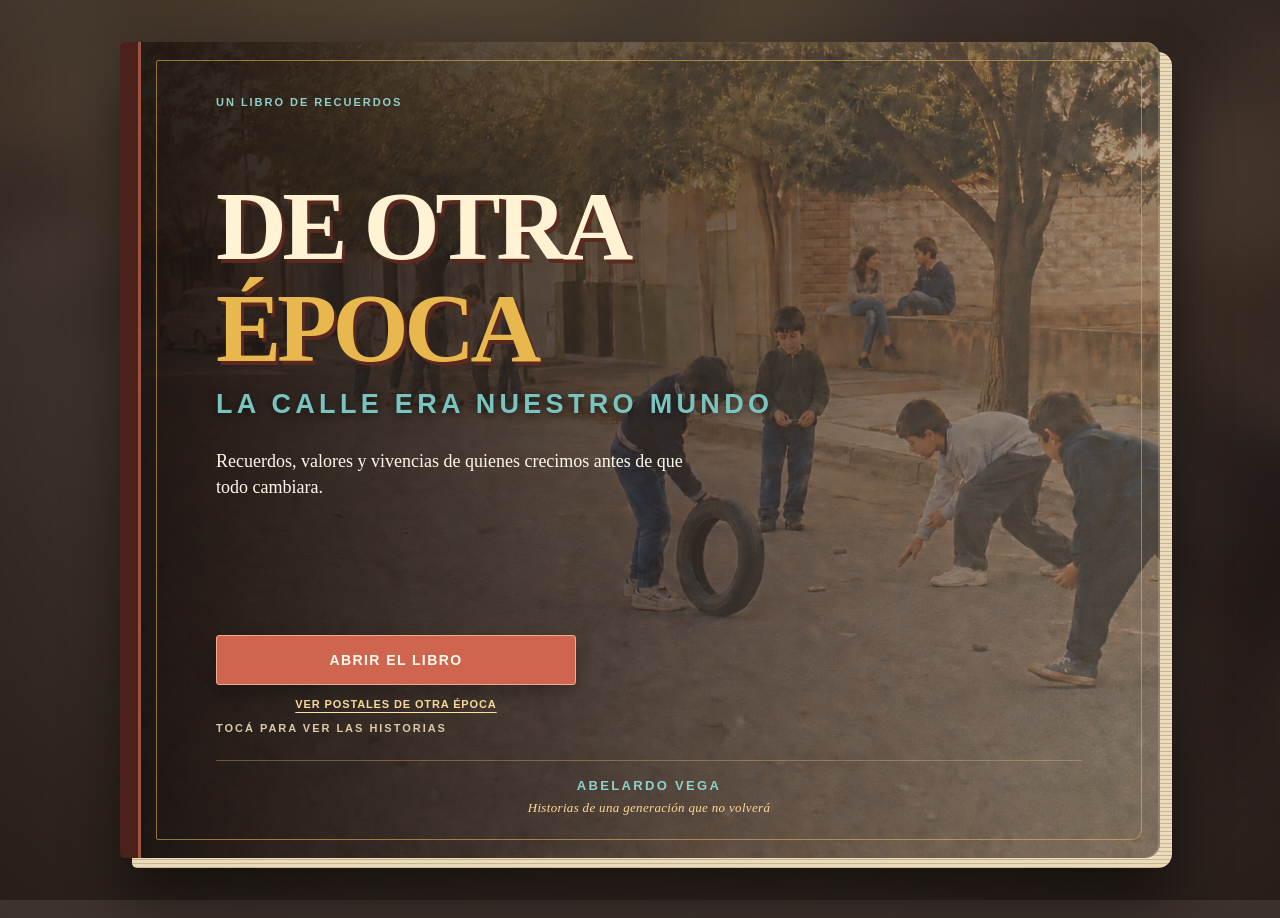
<file: index.html>
<!doctype html>
<html lang="es">
<head>
  <meta charset="utf-8">
  <meta name="viewport" content="width=device-width, initial-scale=1">
  <meta name="description" content="De Otra Época: recuerdos de una infancia compartida.">
  <title>De Otra Época — Libro de recuerdos</title>
  <link rel="stylesheet" href="libro.css?v=9">
</head>
<body class="cover-page">
  <div class="ambient" aria-hidden="true"></div>
  <main class="book-stage">
    <div class="book" id="book">
      <div class="page-edges" aria-hidden="true"></div>
      <section class="cover" aria-label="Portada de De Otra Época">
        <div class="cover-shade"></div>
        <div class="cover-content">
          <p class="edition">Un libro de recuerdos</p>
          <div>
            <h1><span>De Otra</span><span>Época</span></h1>
            <p class="tagline">La calle era nuestro mundo</p>
          </div>
          <p class="cover-intro">Recuerdos, valores y vivencias de quienes crecimos antes de que todo cambiara.</p>
          <div class="open-area">
            <a class="open-book story-link" href="historias.html" style="display:block;text-align:center">Abrir el libro</a>
            <a class="cover-postcards-link" href="postales.html">Ver Postales de otra época</a>
            <p class="open-hint">Tocá para ver las historias</p>
          </div>
          <div class="cover-author">
            <strong>Abelardo Vega</strong>
            <span>Historias de una generación que no volverá</span>
          </div>
        </div>
      </section>
    </div>
  </main>
  <script src="libro.js?v=3"></script>\n  <script src="visitas.js?v=1"></script>
</body>
</html>
</file>
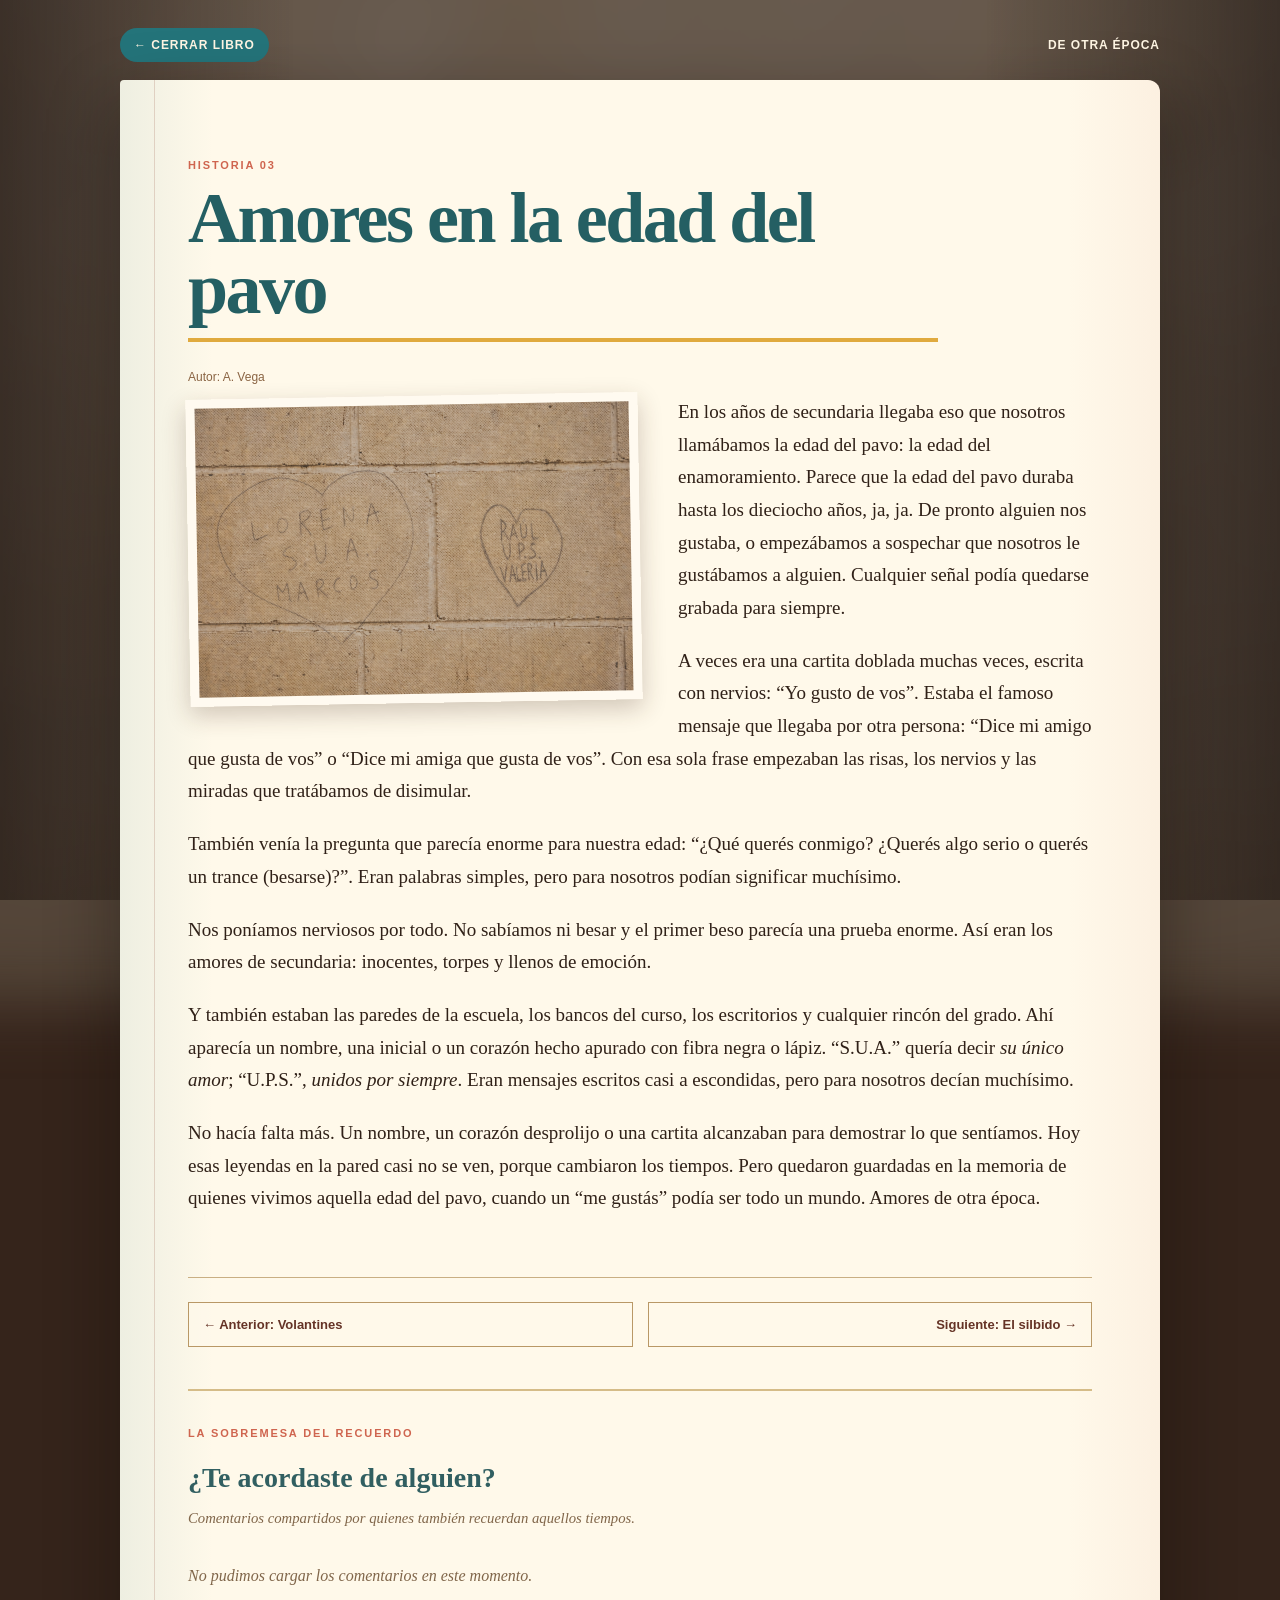
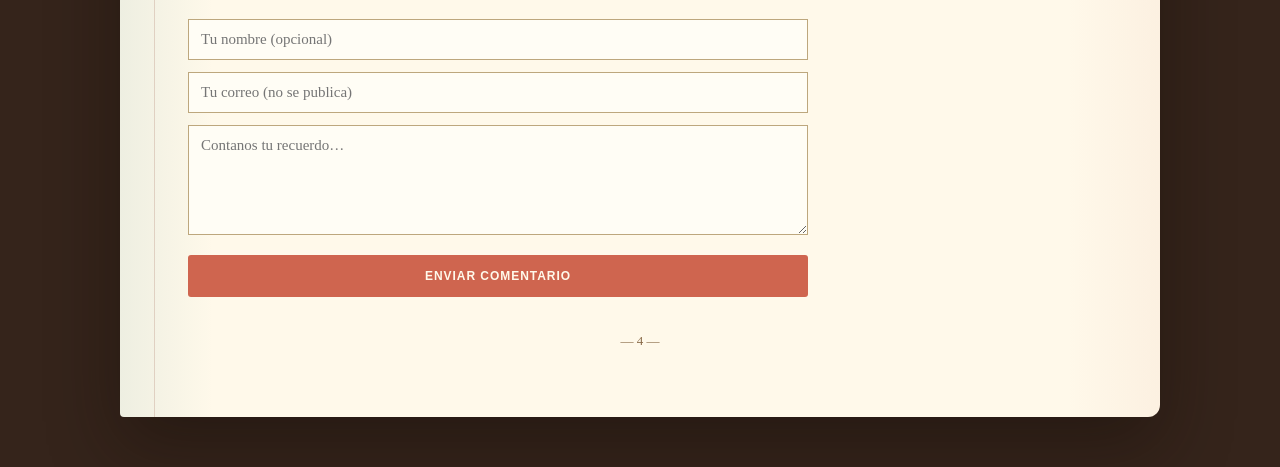
<file: amores-edad-del-pavo.html>
<!doctype html><html lang="es"><head><meta charset="utf-8"><meta name="viewport" content="width=device-width,initial-scale=1"><title>Amores en la edad del pavo — De Otra Época</title><link rel="stylesheet" href="libro.css?v=14"></head><body class="story-page"><main class="story-shell"><nav class="book-nav"><a href="index.html">← Cerrar libro</a><span>De Otra Época</span></nav><article class="paper"><p class="chapter">Historia 03</p><h1>Amores en la edad del pavo</h1><p class="story-author">Autor: A. Vega</p><img class="story-photo" src="leyendas-amor-pared.png" alt="Corazones y nombres escritos en una pared de escuela"><div class="story-text"><p>En los años de secundaria llegaba eso que nosotros llamábamos la edad del pavo: la edad del enamoramiento. Parece que la edad del pavo duraba hasta los dieciocho años, ja, ja. De pronto alguien nos gustaba, o empezábamos a sospechar que nosotros le gustábamos a alguien. Cualquier señal podía quedarse grabada para siempre.</p><p>A veces era una cartita doblada muchas veces, escrita con nervios: “Yo gusto de vos”. Estaba el famoso mensaje que llegaba por otra persona: “Dice mi amigo que gusta de vos” o “Dice mi amiga que gusta de vos”. Con esa sola frase empezaban las risas, los nervios y las miradas que tratábamos de disimular.</p><p>También venía la pregunta que parecía enorme para nuestra edad: “¿Qué querés conmigo? ¿Querés algo serio o querés un trance (besarse)?”. Eran palabras simples, pero para nosotros podían significar muchísimo.</p><p>Nos poníamos nerviosos por todo. No sabíamos ni besar y el primer beso parecía una prueba enorme. Así eran los amores de secundaria: inocentes, torpes y llenos de emoción.</p><p>Y también estaban las paredes de la escuela, los bancos del curso, los escritorios y cualquier rincón del grado. Ahí aparecía un nombre, una inicial o un corazón hecho apurado con fibra negra o lápiz. “S.U.A.” quería decir <em>su único amor</em>; “U.P.S.”, <em>unidos por siempre</em>. Eran mensajes escritos casi a escondidas, pero para nosotros decían muchísimo.</p><p>No hacía falta más. Un nombre, un corazón desprolijo o una cartita alcanzaban para demostrar lo que sentíamos. Hoy esas leyendas en la pared casi no se ven, porque cambiaron los tiempos. Pero quedaron guardadas en la memoria de quienes vivimos aquella edad del pavo, cuando un “me gustás” podía ser todo un mundo. Amores de otra época.</p></div><nav class="page-turn"><a href="volantines.html">← Anterior: Volantines</a><a href="silbido-de-mi-viejo.html">Siguiente: El silbido →</a></nav><section class="comments-box" data-comments="amores-edad-del-pavo"><p class="chapter">La sobremesa del recuerdo</p><h2>¿Te acordaste de alguien?</h2><p class="comments-intro">Comentarios compartidos por quienes también recuerdan aquellos tiempos.</p><div class="comments-list"><p class="comment-empty">Cargando comentarios…</p></div><form class="comment-form"><input name="name" maxlength="80" placeholder="Tu nombre (opcional)"><input name="email" type="email" maxlength="180" required placeholder="Tu correo (no se publica)"><textarea name="body" maxlength="1500" required placeholder="Contanos tu recuerdo…"></textarea><button class="submit-button" type="submit">Enviar comentario</button><div class="form-status" role="status" aria-live="polite"></div></form></section><p class="folio">— 4 —</p></article></main><script src="comunidad.js?v=6"></script></body></html>
</file>
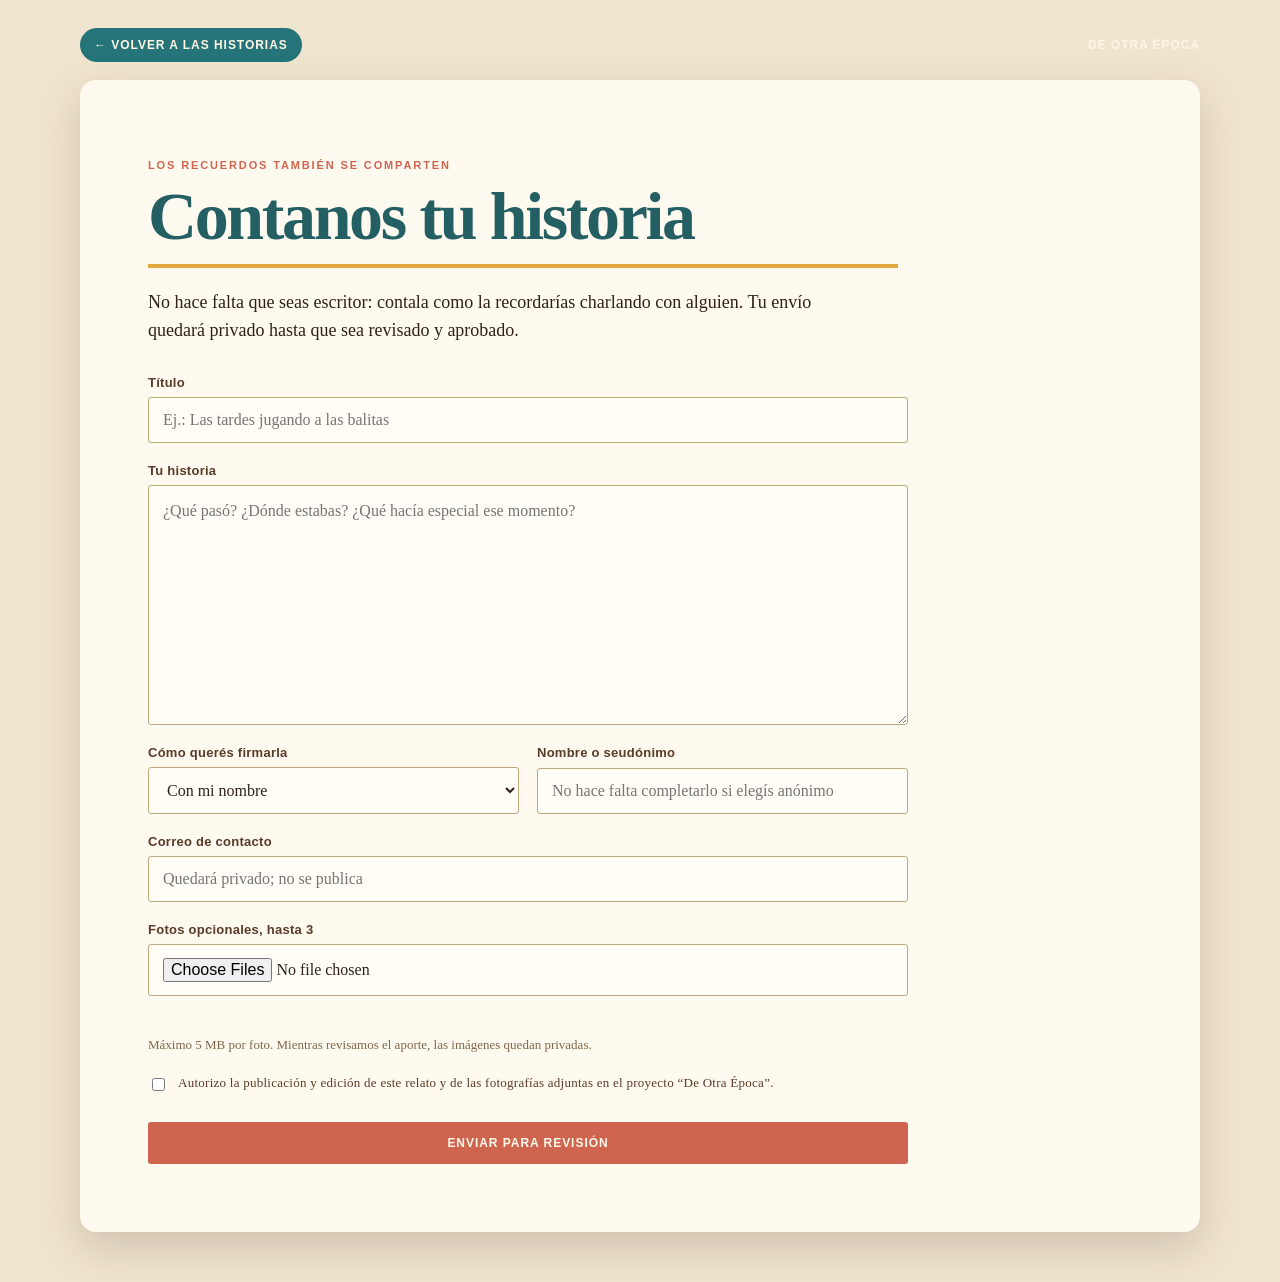
<file: comparti-tu-historia.html>
<!doctype html><html lang="es"><head><meta charset="utf-8"><meta name="viewport" content="width=device-width,initial-scale=1"><meta name="description" content="Compartí tu recuerdo con De Otra Época."><title>Compartí tu historia — De Otra Época</title><link rel="stylesheet" href="libro.css?v=12"></head><body class="story-page archive-page"><main class="story-shell"><nav class="book-nav"><a href="historias.html">← Volver a las historias</a><span>De Otra Época</span></nav><section class="paper form-paper"><p class="chapter">Los recuerdos también se comparten</p><h1>Contanos tu historia</h1><p class="submit-intro">No hace falta que seas escritor: contala como la recordarías charlando con alguien. Tu envío quedará privado hasta que sea revisado y aprobado.</p>
<form class="memory-form" id="story-form"><label>Título<input name="title" maxlength="120" required placeholder="Ej.: Las tardes jugando a las balitas"></label><label>Tu historia<textarea name="body" maxlength="8000" minlength="80" required placeholder="¿Qué pasó? ¿Dónde estabas? ¿Qué hacía especial ese momento?"></textarea></label>
<div class="form-row"><label>Cómo querés firmarla<select name="author_mode" id="author-mode"><option value="name">Con mi nombre</option><option value="pseudonym">Con un seudónimo</option><option value="anonymous">Como anónimo</option></select></label><label>Nombre o seudónimo<input name="name" maxlength="80" placeholder="No hace falta completarlo si elegís anónimo"></label></div>
<label>Correo de contacto<input name="email" type="email" maxlength="180" required placeholder="Quedará privado; no se publica"></label><label>Fotos opcionales, hasta 3<input id="photos" name="photos" type="file" accept="image/jpeg,image/png,image/webp" multiple></label><div class="photo-preview" id="photo-preview"></div><p class="form-help">Máximo 5 MB por foto. Mientras revisamos el aporte, las imágenes quedan privadas.</p>
<label class="consent-line"><input type="checkbox" required><span>Autorizo la publicación y edición de este relato y de las fotografías adjuntas en el proyecto “De Otra Época”.</span></label><button class="submit-button" type="submit">Enviar para revisión</button><div id="story-status" class="form-status" role="status" aria-live="polite"></div></form></section></main><script src="comunidad.js?v=5"></script></body></html>
</file>
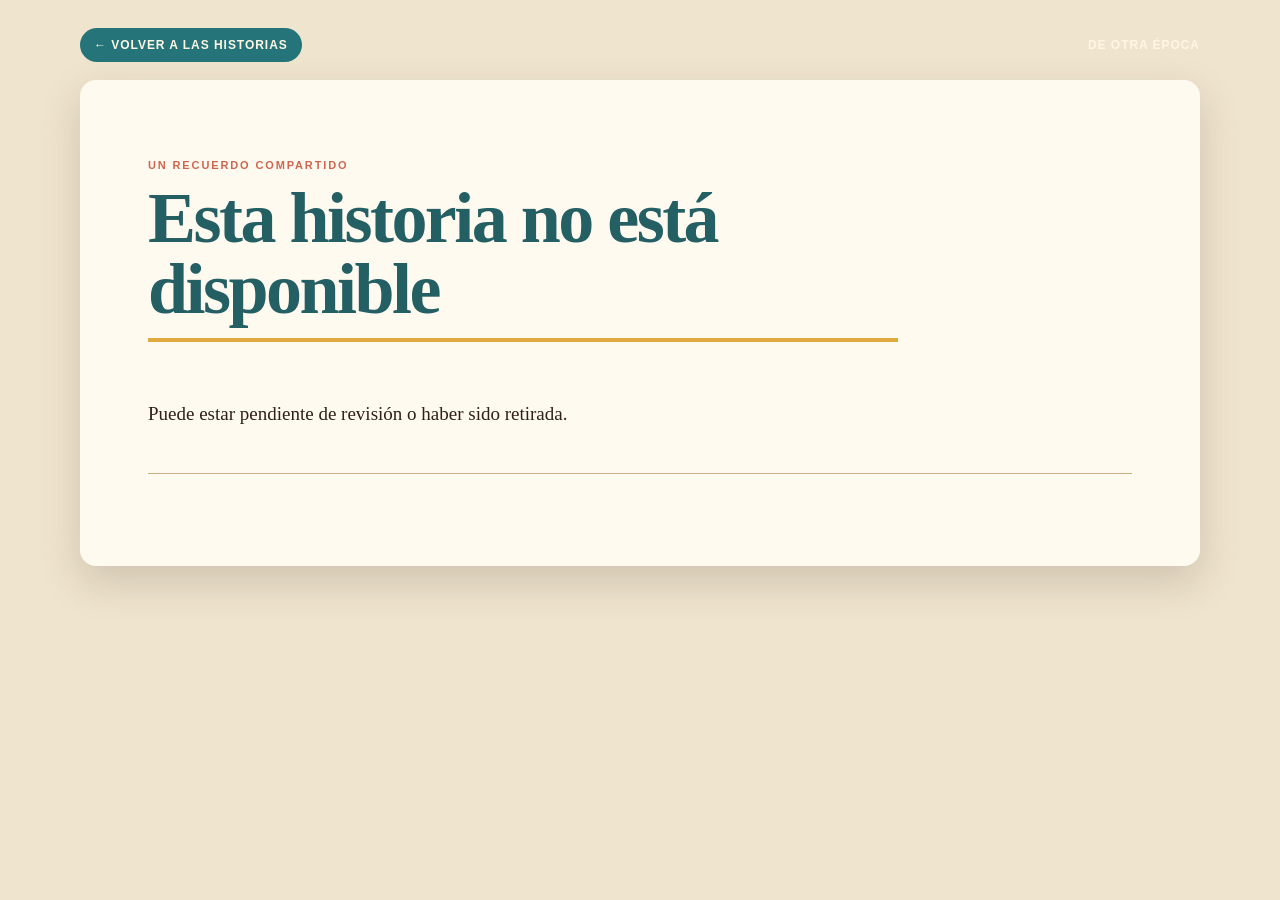
<file: historia-compartida.html>
<!doctype html>
<html lang="es">
<head>
  <meta charset="utf-8">
  <meta name="viewport" content="width=device-width,initial-scale=1">
  <title>Historia compartida — De Otra Época</title>
  <link rel="stylesheet" href="libro.css?v=13">
</head>
<body class="story-page archive-page">
  <main class="story-shell">
    <nav class="book-nav">
      <a href="historias.html">← Volver a las historias</a>
      <span>De Otra Época</span>
    </nav>

    <article class="paper shared-story" id="shared-story">
      <p class="chapter" id="shared-chapter">Un recuerdo compartido</p>
      <h1 id="shared-title">Cargando historia…</h1>
      <p class="story-author" id="shared-author"></p>
      <div class="shared-photos" id="shared-photos"></div>
      <div class="story-text" id="shared-body"></div>

      <nav class="page-turn" id="shared-navigation" hidden></nav>

      <section class="comments-box" id="shared-comments" hidden>
        <p class="chapter">La sobremesa del recuerdo</p>
        <h2>¿Vos también la recordás?</h2>
        <p class="comments-intro">Comentarios compartidos por quienes también recuerdan aquellos tiempos.</p>
        <div class="comments-list">
          <p class="comment-empty">Cargando comentarios…</p>
        </div>
        <form class="comment-form">
          <input name="name" maxlength="80" placeholder="Tu nombre (opcional)">
          <input name="email" type="email" maxlength="180" required placeholder="Tu correo (no se publica)">
          <textarea name="body" maxlength="1500" required placeholder="Contanos qué te hizo recordar esta historia…"></textarea>
          <button class="submit-button" type="submit">Enviar comentario</button>
          <div class="form-status" role="status" aria-live="polite"></div>
        </form>
      </section>
    </article>
  </main>
  <script src="historia-compartida.js?v=9"></script>
</body>
</html>
</file>
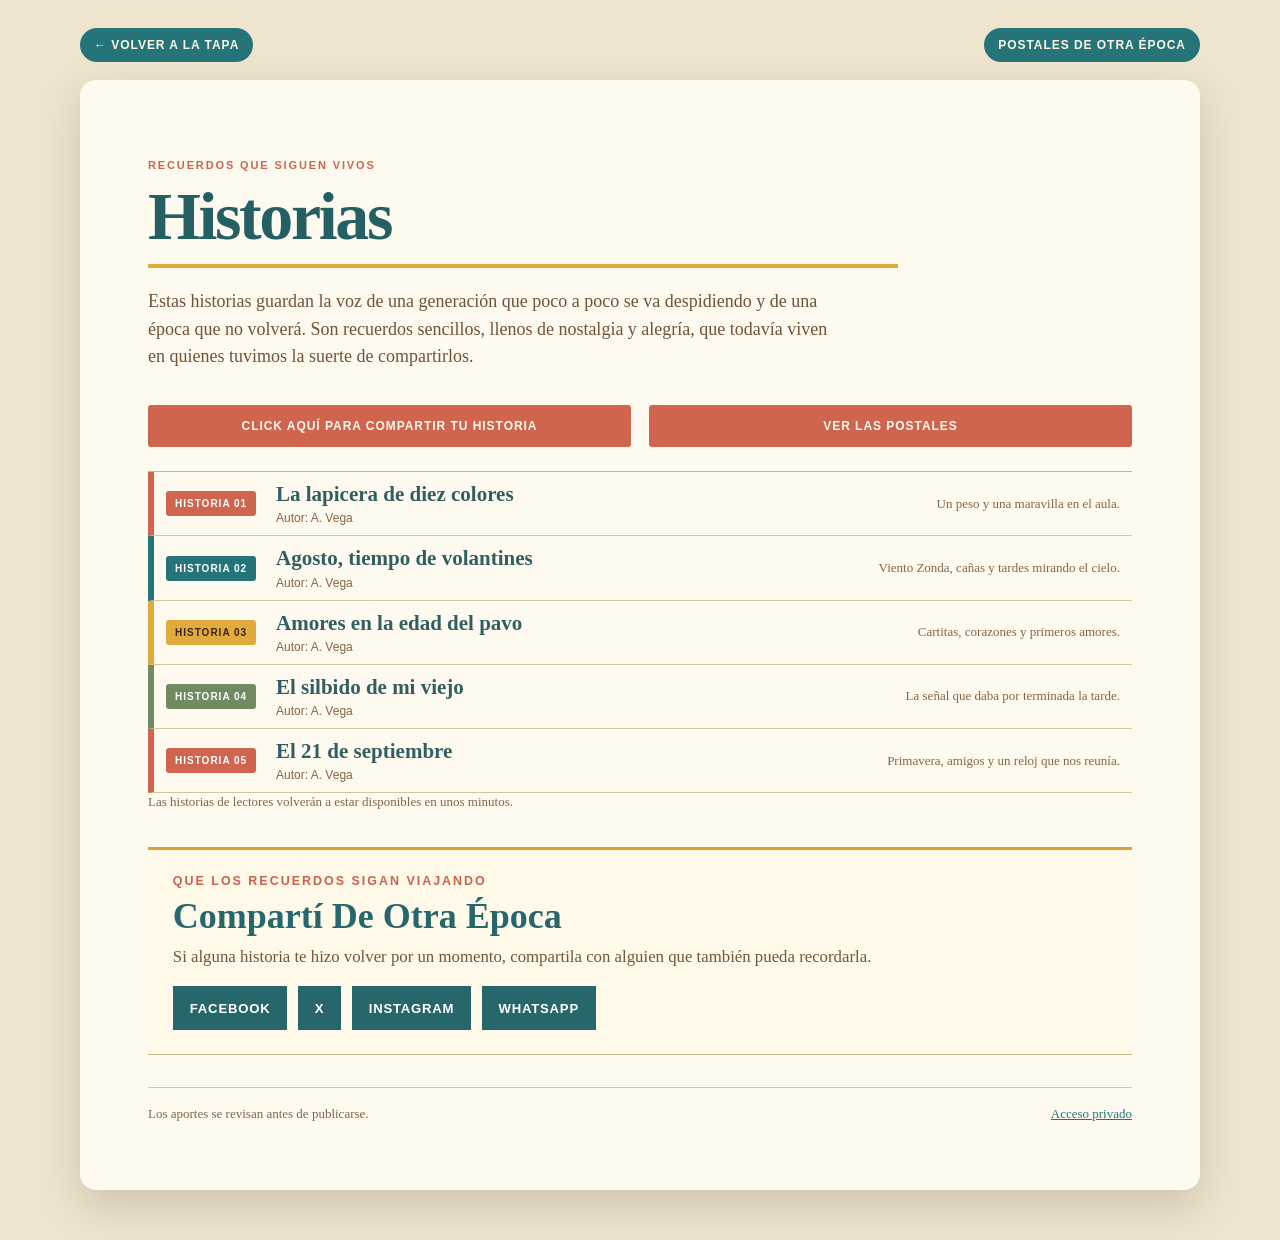
<file: historias.html>
<!doctype html>
<html lang="es"><head><meta charset="utf-8"><meta name="viewport" content="width=device-width,initial-scale=1"><meta name="description" content="Historias y recuerdos de De Otra Época. Leé, recordá y compartí tu propia historia."><title>Historias — De Otra Época</title><link rel="stylesheet" href="libro.css?v=15">
<style>
.share-box{margin:2.2rem 0 1.4rem;padding:1.45rem 1.55rem;border-top:3px solid #d9a52e;border-bottom:1px solid #cdb98e;background:rgba(255,248,229,.62)}
.share-box .share-kicker{margin:0 0 .35rem;color:#cc624d;font:700 .78rem/1.3 Arial,sans-serif;letter-spacing:.16em;text-transform:uppercase}
.share-box h2{margin:.1rem 0 .45rem;color:#27666a;font-size:clamp(1.55rem,4vw,2.25rem)}
.share-box p{max-width:780px;margin:0 0 1rem;color:#71573d;font-size:1.05rem;line-height:1.55}
.share-actions{display:flex;flex-wrap:wrap;gap:.65rem}
.share-action{display:inline-flex;align-items:center;justify-content:center;min-height:44px;padding:.7rem 1rem;border:1px solid #27666a;background:#27666a;color:#fff;text-decoration:none;font:700 .82rem/1 Arial,sans-serif;letter-spacing:.06em;text-transform:uppercase;cursor:pointer}
.share-action.secondary{background:transparent;color:#27666a}
.share-action:hover,.share-action:focus-visible{filter:brightness(.92);outline:2px solid #d9a52e;outline-offset:2px}
@media(max-width:560px){.share-box{padding:1.15rem 1rem}.share-actions{display:grid}.share-action{width:100%}}
</style></head>
<body class="story-page archive-page"><main class="story-shell"><nav class="book-nav"><a href="index.html">← Volver a la tapa</a><a href="postales.html">Postales de otra época</a></nav>
<section class="paper archive-paper"><p class="chapter">Recuerdos que siguen vivos</p><h1>Historias</h1>
<p class="contents-intro">Estas historias guardan la voz de una generación que poco a poco se va despidiendo y de una época que no volverá. Son recuerdos sencillos, llenos de nostalgia y alegría, que todavía viven en quienes tuvimos la suerte de compartirlos.</p>
<div class="archive-tools"><a class="reader-button" href="comparti-tu-historia.html">Click aquí para compartir tu historia</a><a class="reader-button" href="postales.html">Ver las postales</a></div>
<div class="contents-list" id="stories-list">
<a class="contents-card" href="lapicera-diez-colores.html"><span class="contents-number">HISTORIA 01</span><span class="contents-main"><strong>La lapicera de diez colores</strong><small>Autor: A. Vega</small></span><em>Un peso y una maravilla en el aula.</em></a>
<a class="contents-card" href="volantines.html"><span class="contents-number">HISTORIA 02</span><span class="contents-main"><strong>Agosto, tiempo de volantines</strong><small>Autor: A. Vega</small></span><em>Viento Zonda, cañas y tardes mirando el cielo.</em></a>
<a class="contents-card" href="amores-edad-del-pavo.html"><span class="contents-number">HISTORIA 03</span><span class="contents-main"><strong>Amores en la edad del pavo</strong><small>Autor: A. Vega</small></span><em>Cartitas, corazones y primeros amores.</em></a>
<a class="contents-card" href="silbido-de-mi-viejo.html"><span class="contents-number">HISTORIA 04</span><span class="contents-main"><strong>El silbido de mi viejo</strong><small>Autor: A. Vega</small></span><em>La señal que daba por terminada la tarde.</em></a>
<a class="contents-card" href="21-de-septiembre.html"><span class="contents-number">HISTORIA 05</span><span class="contents-main"><strong>El 21 de septiembre</strong><small>Autor: A. Vega</small></span><em>Primavera, amigos y un reloj que nos reunía.</em></a>
</div><p id="stories-message" class="form-help"></p>
<section class="share-box" aria-labelledby="share-title"><p class="share-kicker">Que los recuerdos sigan viajando</p><h2 id="share-title">Compartí De Otra Época</h2><p>Si alguna historia te hizo volver por un momento, compartila con alguien que también pueda recordarla.</p><div class="share-actions"><a class="share-action" id="share-facebook" href="#" target="_blank" rel="noopener">Facebook</a><a class="share-action" id="share-x" href="#" target="_blank" rel="noopener">X</a><button class="share-action" id="share-instagram" type="button">Instagram</button><a class="share-action" id="share-whatsapp" href="#" target="_blank" rel="noopener">WhatsApp</a></div></section>
<footer class="archive-footer"><span>Los aportes se revisan antes de publicarse.</span><span class="public-visit-count" data-visit-count hidden></span><a href="admin.html">Acceso privado</a></footer></section></main><script src="historias.js?v=4"></script><script src="visitas.js?v=1"></script>
<script>
(function(){var url='https://www.deotraepoca.com/';var text='Mirá De Otra Época, historias y recuerdos de una generación que no volverá.';document.getElementById('share-facebook').href='https://www.facebook.com/sharer/sharer.php?u='+encodeURIComponent(url);document.getElementById('share-x').href='https://twitter.com/intent/tweet?text='+encodeURIComponent(text)+'&url='+encodeURIComponent(url);document.getElementById('share-whatsapp').href='https://wa.me/?text='+encodeURIComponent(text+' '+url);function copiar(valor){if(navigator.clipboard&&window.isSecureContext){return navigator.clipboard.writeText(valor)}var area=document.createElement('textarea');area.value=valor;area.style.position='fixed';area.style.opacity='0';document.body.appendChild(area);area.focus();area.select();var ok=document.execCommand('copy');area.remove();return ok?Promise.resolve():Promise.reject()}document.getElementById('share-instagram').addEventListener('click',function(){window.open('https://www.instagram.com/','_blank','noopener,noreferrer');copiar(text+' '+url).then(function(){alert('Enlace copiado. Pegalo en Instagram para compartirlo.')}).catch(function(){alert('Abrimos Instagram. Copiá el enlace de esta página para compartirlo.')})})})();
</script></body></html>
</file>
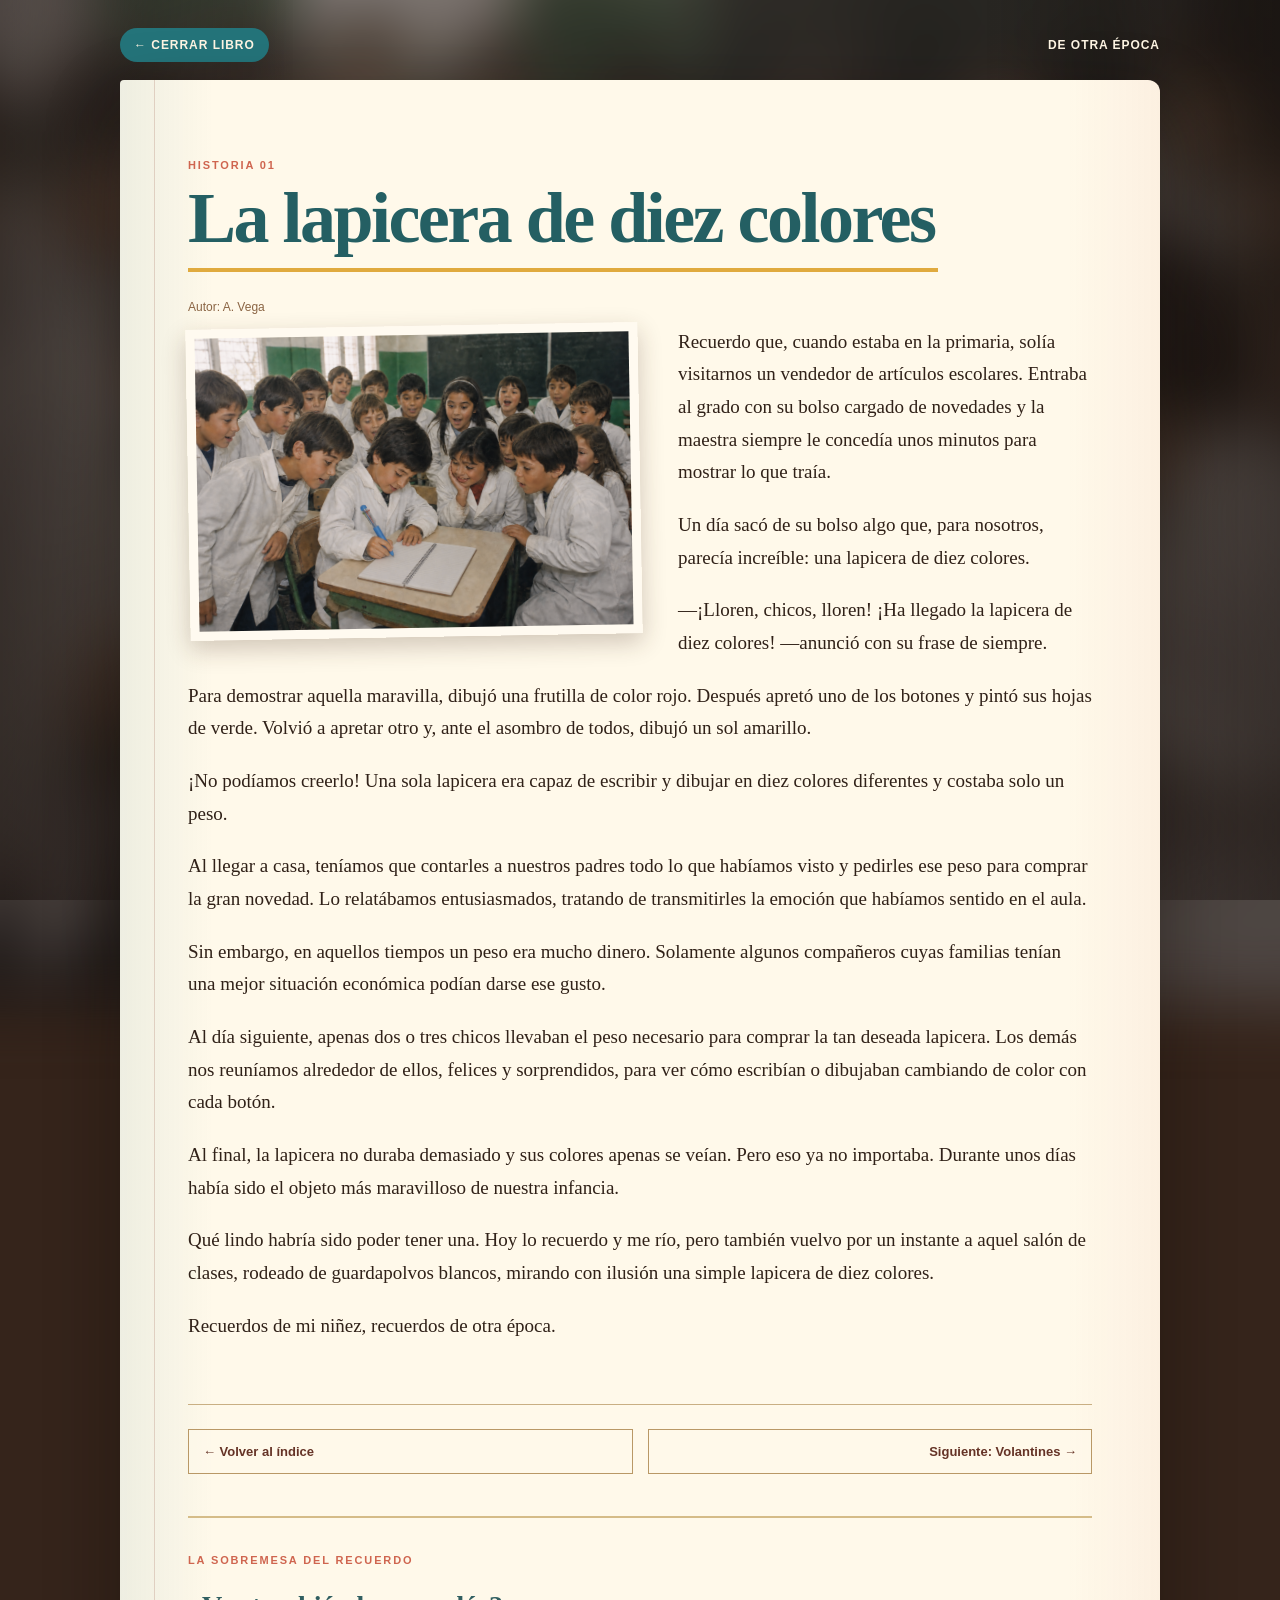
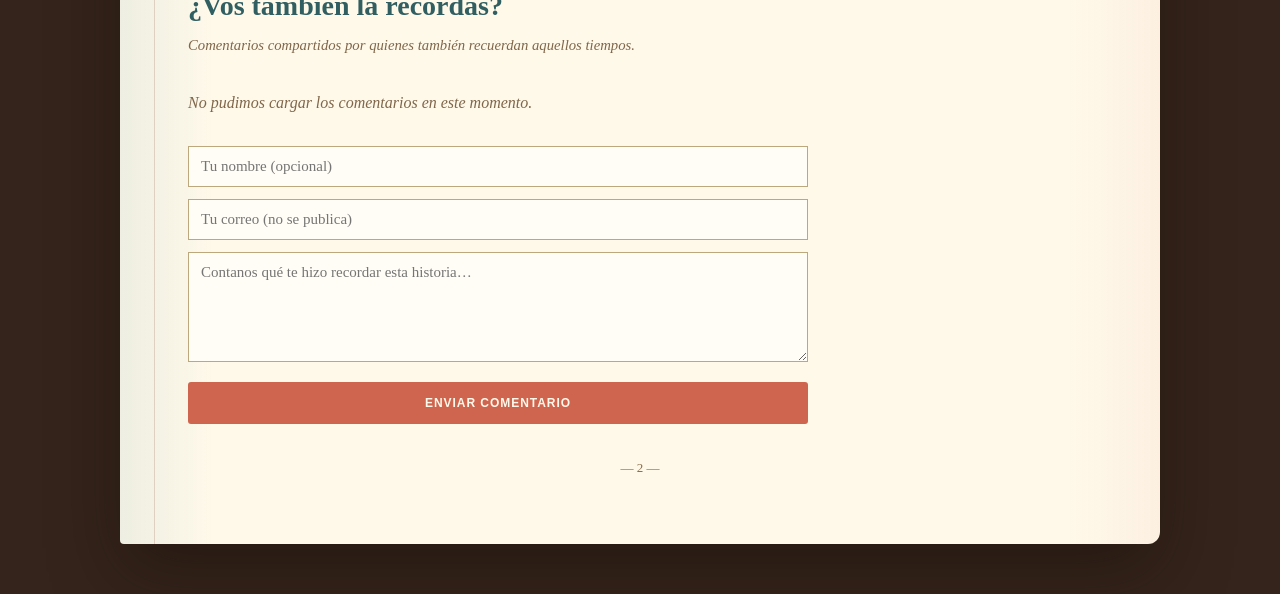
<file: lapicera-diez-colores.html>
<!doctype html><html lang="es"><head><meta charset="utf-8"><meta name="viewport" content="width=device-width,initial-scale=1"><title>La lapicera de diez colores — De Otra Época</title><link rel="stylesheet" href="libro.css?v=14"></head><body class="story-page"><main class="story-shell"><nav class="book-nav"><a href="index.html">← Cerrar libro</a><span>De Otra Época</span></nav><article class="paper"><p class="chapter">Historia 01</p><h1>La lapicera de diez colores</h1><p class="story-author">Autor: A. Vega</p><img class="story-photo" src="lapicera-diez-colores.png" alt="Alumnos reunidos alrededor de una lapicera de varios colores"><div class="story-text">
<p>Recuerdo que, cuando estaba en la primaria, solía visitarnos un vendedor de artículos escolares. Entraba al grado con su bolso cargado de novedades y la maestra siempre le concedía unos minutos para mostrar lo que traía.</p><p>Un día sacó de su bolso algo que, para nosotros, parecía increíble: una lapicera de diez colores.</p><p>—¡Lloren, chicos, lloren! ¡Ha llegado la lapicera de diez colores! —anunció con su frase de siempre.</p><p>Para demostrar aquella maravilla, dibujó una frutilla de color rojo. Después apretó uno de los botones y pintó sus hojas de verde. Volvió a apretar otro y, ante el asombro de todos, dibujó un sol amarillo.</p><p>¡No podíamos creerlo! Una sola lapicera era capaz de escribir y dibujar en diez colores diferentes y costaba solo un peso.</p><p>Al llegar a casa, teníamos que contarles a nuestros padres todo lo que habíamos visto y pedirles ese peso para comprar la gran novedad. Lo relatábamos entusiasmados, tratando de transmitirles la emoción que habíamos sentido en el aula.</p><p>Sin embargo, en aquellos tiempos un peso era mucho dinero. Solamente algunos compañeros cuyas familias tenían una mejor situación económica podían darse ese gusto.</p><p>Al día siguiente, apenas dos o tres chicos llevaban el peso necesario para comprar la tan deseada lapicera. Los demás nos reuníamos alrededor de ellos, felices y sorprendidos, para ver cómo escribían o dibujaban cambiando de color con cada botón.</p><p>Al final, la lapicera no duraba demasiado y sus colores apenas se veían. Pero eso ya no importaba. Durante unos días había sido el objeto más maravilloso de nuestra infancia.</p><p>Qué lindo habría sido poder tener una. Hoy lo recuerdo y me río, pero también vuelvo por un instante a aquel salón de clases, rodeado de guardapolvos blancos, mirando con ilusión una simple lapicera de diez colores.</p><p>Recuerdos de mi niñez, recuerdos de otra época.</p></div><nav class="page-turn"><a href="historias.html">← Volver al índice</a><a href="volantines.html">Siguiente: Volantines →</a></nav><section class="comments-box" data-comments="lapicera-diez-colores"><p class="chapter">La sobremesa del recuerdo</p><h2>¿Vos también la recordás?</h2><p class="comments-intro">Comentarios compartidos por quienes también recuerdan aquellos tiempos.</p><div class="comments-list"><p class="comment-empty">Cargando comentarios…</p></div><form class="comment-form"><input name="name" maxlength="80" placeholder="Tu nombre (opcional)"><input name="email" type="email" maxlength="180" required placeholder="Tu correo (no se publica)"><textarea name="body" maxlength="1500" required placeholder="Contanos qué te hizo recordar esta historia…"></textarea><button class="submit-button" type="submit">Enviar comentario</button><div class="form-status" role="status" aria-live="polite"></div></form></section><p class="folio">— 2 —</p></article></main><script src="comunidad.js?v=6"></script></body></html>
</file>
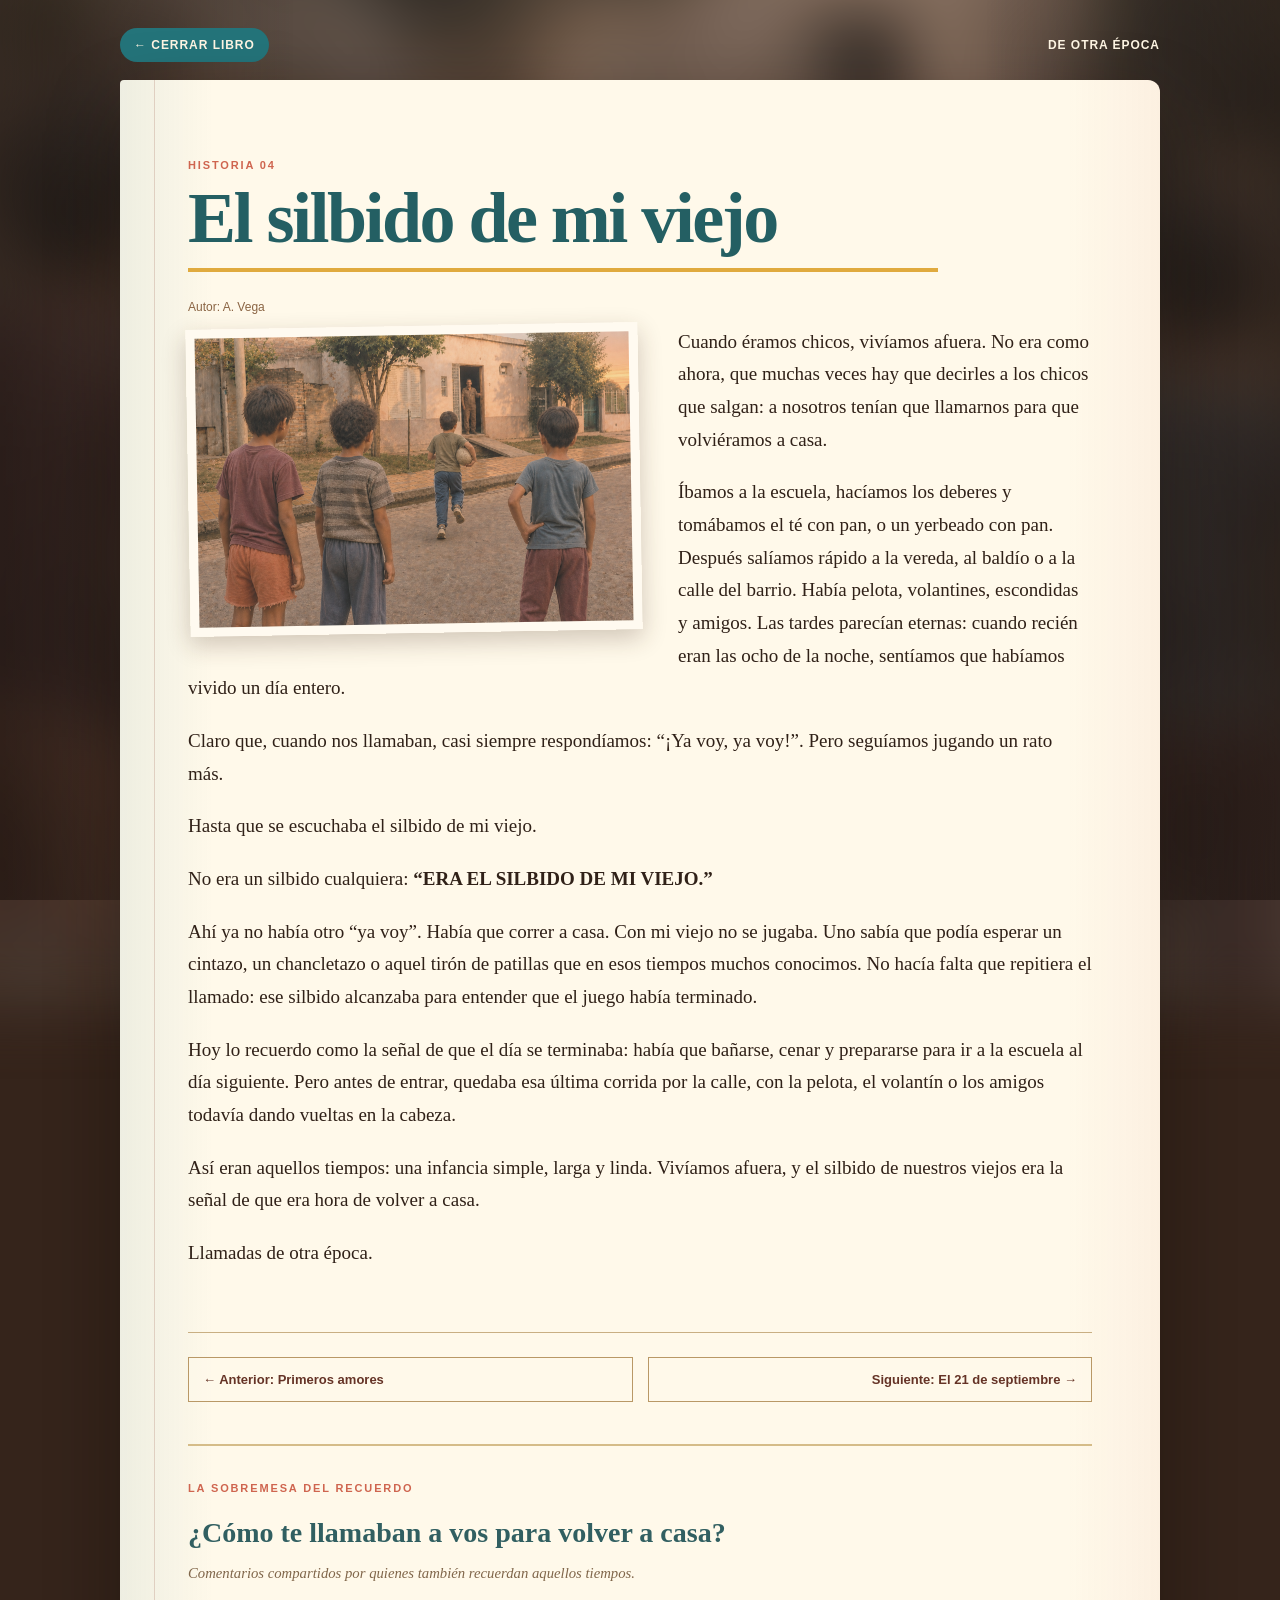
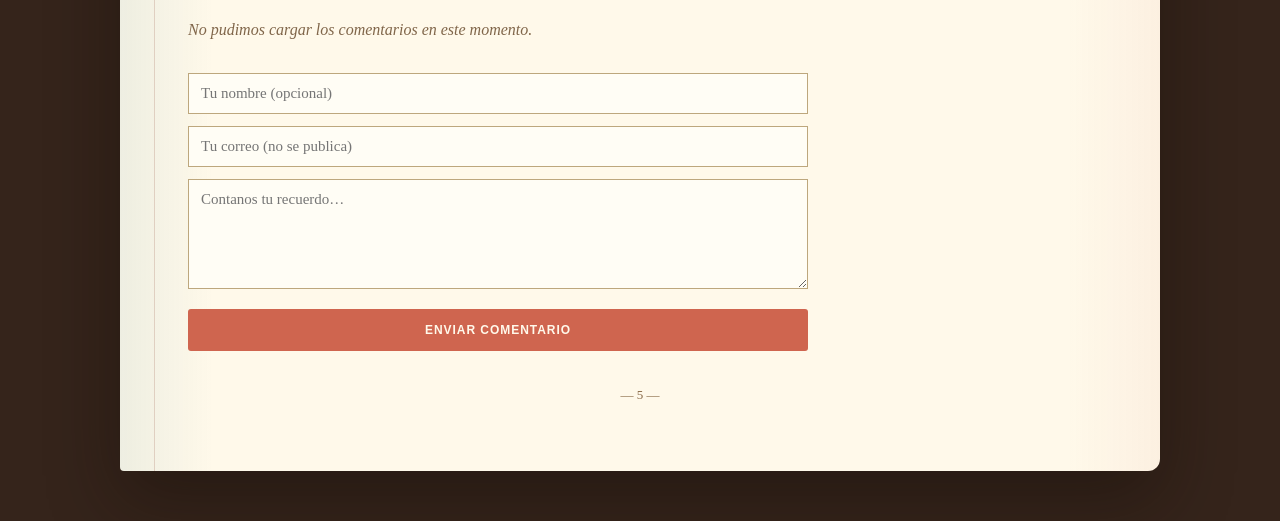
<file: silbido-de-mi-viejo.html>
<!doctype html><html lang="es"><head><meta charset="utf-8"><meta name="viewport" content="width=device-width,initial-scale=1"><title>El silbido de mi viejo — De Otra Época</title><link rel="stylesheet" href="libro.css?v=14"></head><body class="story-page"><main class="story-shell"><nav class="book-nav"><a href="index.html">← Cerrar libro</a><span>De Otra Época</span></nav><article class="paper"><p class="chapter">Historia 04</p><h1>El silbido de mi viejo</h1><p class="story-author">Autor: A. Vega</p><img class="story-photo" src="el-silbido-de-mi-viejo.png" alt="Niños jugando en el barrio al atardecer"><div class="story-text"><p>Cuando éramos chicos, vivíamos afuera. No era como ahora, que muchas veces hay que decirles a los chicos que salgan: a nosotros tenían que llamarnos para que volviéramos a casa.</p><p>Íbamos a la escuela, hacíamos los deberes y tomábamos el té con pan, o un yerbeado con pan. Después salíamos rápido a la vereda, al baldío o a la calle del barrio. Había pelota, volantines, escondidas y amigos. Las tardes parecían eternas: cuando recién eran las ocho de la noche, sentíamos que habíamos vivido un día entero.</p><p>Claro que, cuando nos llamaban, casi siempre respondíamos: “¡Ya voy, ya voy!”. Pero seguíamos jugando un rato más.</p><p>Hasta que se escuchaba el silbido de mi viejo.</p><p>No era un silbido cualquiera: <strong>“ERA EL SILBIDO DE MI VIEJO.”</strong></p><p>Ahí ya no había otro “ya voy”. Había que correr a casa. Con mi viejo no se jugaba. Uno sabía que podía esperar un cintazo, un chancletazo o aquel tirón de patillas que en esos tiempos muchos conocimos. No hacía falta que repitiera el llamado: ese silbido alcanzaba para entender que el juego había terminado.</p><p>Hoy lo recuerdo como la señal de que el día se terminaba: había que bañarse, cenar y prepararse para ir a la escuela al día siguiente. Pero antes de entrar, quedaba esa última corrida por la calle, con la pelota, el volantín o los amigos todavía dando vueltas en la cabeza.</p><p>Así eran aquellos tiempos: una infancia simple, larga y linda. Vivíamos afuera, y el silbido de nuestros viejos era la señal de que era hora de volver a casa.</p><p>Llamadas de otra época.</p></div><nav class="page-turn"><a href="amores-edad-del-pavo.html">← Anterior: Primeros amores</a><a href="21-de-septiembre.html">Siguiente: El 21 de septiembre →</a></nav><section class="comments-box" data-comments="silbido-de-mi-viejo"><p class="chapter">La sobremesa del recuerdo</p><h2>¿Cómo te llamaban a vos para volver a casa?</h2><p class="comments-intro">Comentarios compartidos por quienes también recuerdan aquellos tiempos.</p><div class="comments-list"><p class="comment-empty">Cargando comentarios…</p></div><form class="comment-form"><input name="name" maxlength="80" placeholder="Tu nombre (opcional)"><input name="email" type="email" maxlength="180" required placeholder="Tu correo (no se publica)"><textarea name="body" maxlength="1500" required placeholder="Contanos tu recuerdo…"></textarea><button class="submit-button" type="submit">Enviar comentario</button><div class="form-status" role="status" aria-live="polite"></div></form></section><p class="folio">— 5 —</p></article></main><script src="comunidad.js?v=6"></script></body></html>
</file>
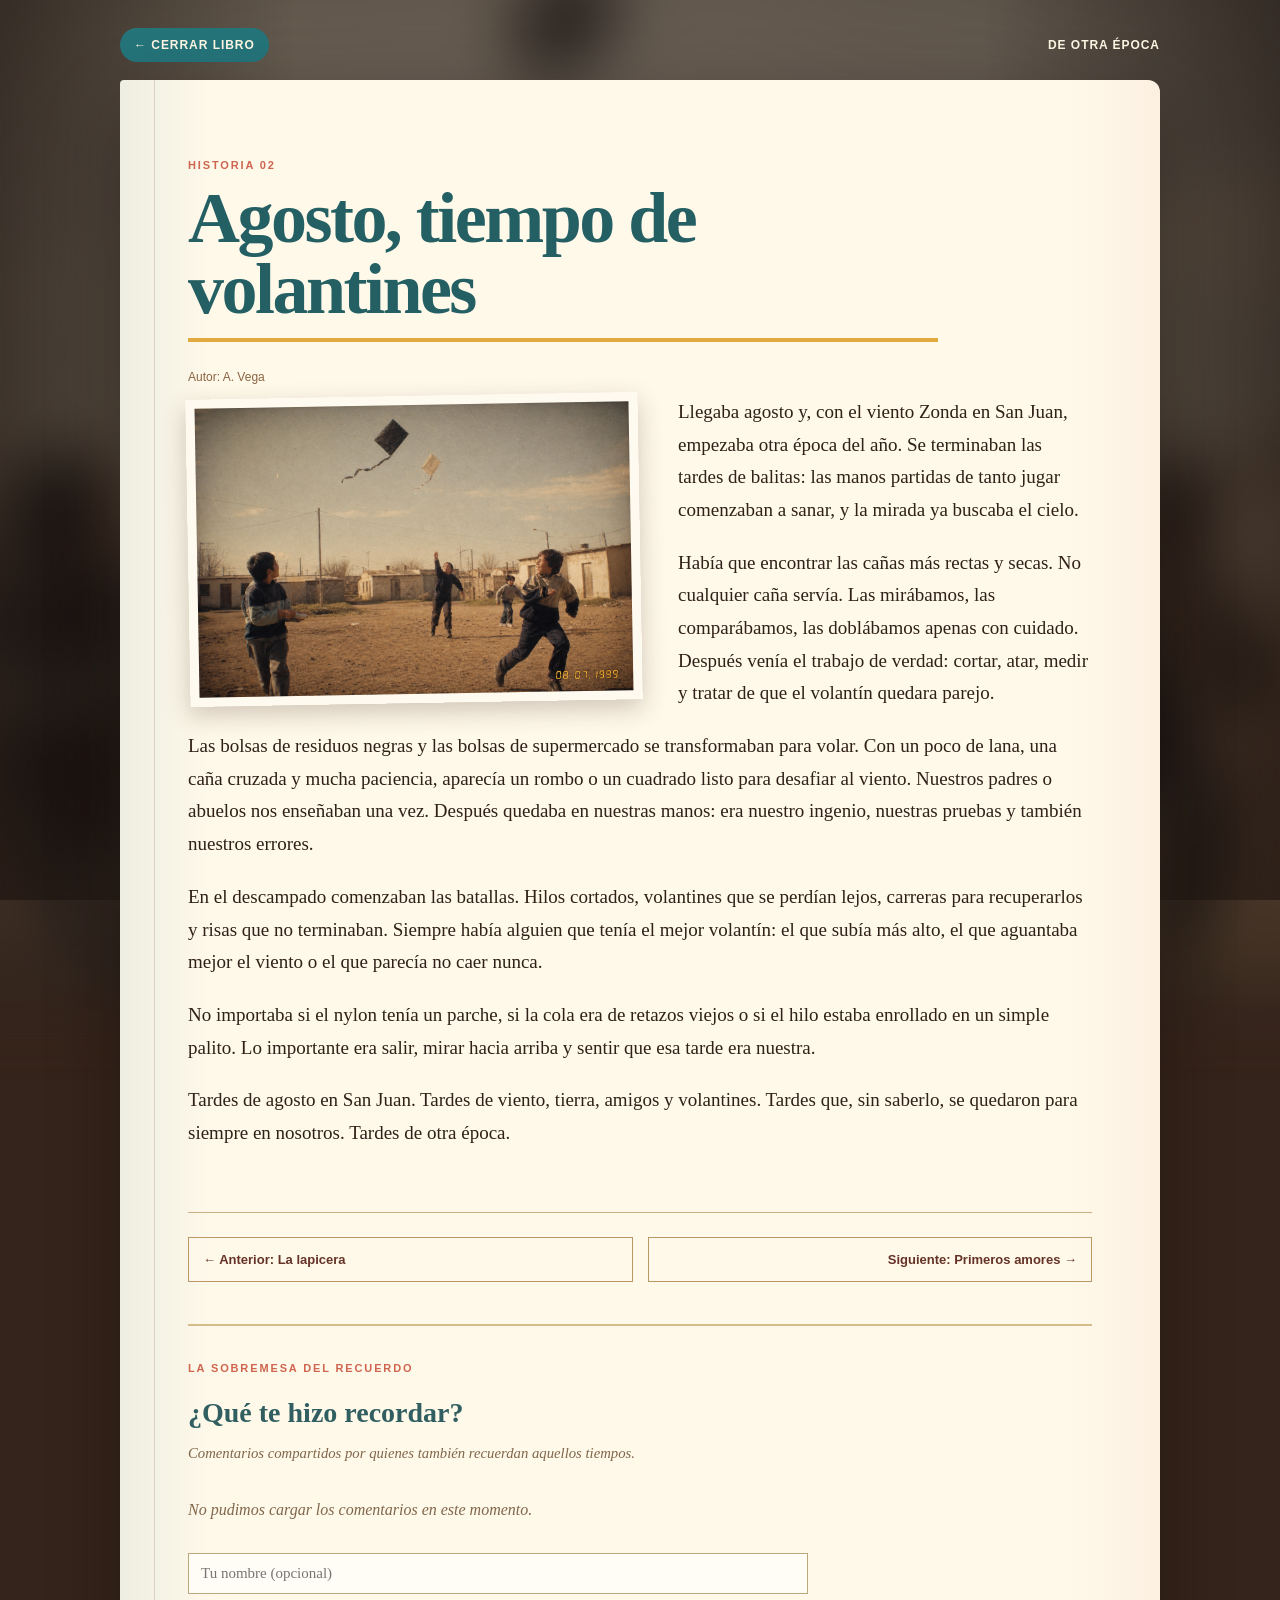
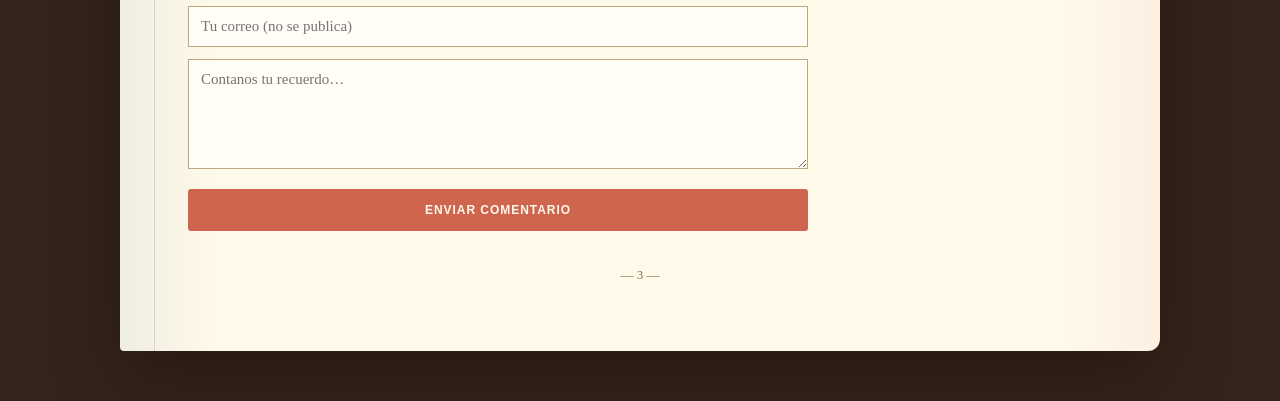
<file: volantines.html>
<!doctype html><html lang="es"><head><meta charset="utf-8"><meta name="viewport" content="width=device-width,initial-scale=1"><title>Agosto, tiempo de volantines — De Otra Época</title><link rel="stylesheet" href="libro.css?v=14"></head><body class="story-page"><main class="story-shell"><nav class="book-nav"><a href="index.html">← Cerrar libro</a><span>De Otra Época</span></nav><article class="paper"><p class="chapter">Historia 02</p><h1>Agosto, tiempo de volantines</h1><p class="story-author">Autor: A. Vega</p><img class="story-photo" src="ninos-barriletes-san-juan-1999-v2.png" alt="Niños volando volantines en San Juan"><div class="story-text"><p>Llegaba agosto y, con el viento Zonda en San Juan, empezaba otra época del año. Se terminaban las tardes de balitas: las manos partidas de tanto jugar comenzaban a sanar, y la mirada ya buscaba el cielo.</p><p>Había que encontrar las cañas más rectas y secas. No cualquier caña servía. Las mirábamos, las comparábamos, las doblábamos apenas con cuidado. Después venía el trabajo de verdad: cortar, atar, medir y tratar de que el volantín quedara parejo.</p><p>Las bolsas de residuos negras y las bolsas de supermercado se transformaban para volar. Con un poco de lana, una caña cruzada y mucha paciencia, aparecía un rombo o un cuadrado listo para desafiar al viento. Nuestros padres o abuelos nos enseñaban una vez. Después quedaba en nuestras manos: era nuestro ingenio, nuestras pruebas y también nuestros errores.</p><p>En el descampado comenzaban las batallas. Hilos cortados, volantines que se perdían lejos, carreras para recuperarlos y risas que no terminaban. Siempre había alguien que tenía el mejor volantín: el que subía más alto, el que aguantaba mejor el viento o el que parecía no caer nunca.</p><p>No importaba si el nylon tenía un parche, si la cola era de retazos viejos o si el hilo estaba enrollado en un simple palito. Lo importante era salir, mirar hacia arriba y sentir que esa tarde era nuestra.</p><p>Tardes de agosto en San Juan. Tardes de viento, tierra, amigos y volantines. Tardes que, sin saberlo, se quedaron para siempre en nosotros. Tardes de otra época.</p></div><nav class="page-turn"><a href="lapicera-diez-colores.html">← Anterior: La lapicera</a><a href="amores-edad-del-pavo.html">Siguiente: Primeros amores →</a></nav><section class="comments-box" data-comments="volantines"><p class="chapter">La sobremesa del recuerdo</p><h2>¿Qué te hizo recordar?</h2><p class="comments-intro">Comentarios compartidos por quienes también recuerdan aquellos tiempos.</p><div class="comments-list"><p class="comment-empty">Cargando comentarios…</p></div><form class="comment-form"><input name="name" maxlength="80" placeholder="Tu nombre (opcional)"><input name="email" type="email" maxlength="180" required placeholder="Tu correo (no se publica)"><textarea name="body" maxlength="1500" required placeholder="Contanos tu recuerdo…"></textarea><button class="submit-button" type="submit">Enviar comentario</button><div class="form-status" role="status" aria-live="polite"></div></form></section><p class="folio">— 3 —</p></article></main><script src="comunidad.js?v=6"></script></body></html>
</file>
<file: libro.css>
:root { --ink:#302118; --wine:#9a4537; --gold:#e0aa3e; --paper:#f4e7cc; --dark:#18100d; --petrol:#24747a; --coral:#cf654f; --sage:#708b62; }
* { box-sizing:border-box; }
html { scroll-behavior:smooth; }
body { margin:0; color:var(--ink); font-family:Georgia,serif; background:#241713; }
a { color:inherit; }
.cover-page { min-height:100vh; overflow-x:hidden; background:radial-gradient(circle at 50% 12%,#73533b 0,#35231b 44%,#160e0b 100%); }
.ambient { position:fixed; inset:0; pointer-events:none; opacity:.2; background:repeating-linear-gradient(90deg,transparent 0 3px,rgba(255,255,255,.03) 3px 4px); }
.book-stage { min-height:100vh; display:grid; place-items:center; padding:42px 22px; perspective:2200px; }
.book { position:relative; width:min(760px,92vw); min-height:min(880px,calc(100vh - 84px)); transform-style:preserve-3d; filter:drop-shadow(0 35px 28px rgba(0,0,0,.48)); }
.page-edges { position:absolute; inset:10px -12px -10px 12px; border-radius:4px 14px 14px 5px; background:repeating-linear-gradient(#eadbbd 0 3px,#cbb58e 3px 4px); transform:translateZ(-8px); }
.cover { position:absolute; inset:0; overflow:hidden; border-radius:5px 15px 15px 5px; color:#fff8e9; background:linear-gradient(90deg,rgba(17,10,8,.9),rgba(24,14,10,.57) 53%,rgba(20,12,9,.3)),url('hero-barrio-90s-v3.png') center/cover; border-left:18px solid #4d211b; box-shadow:inset 3px 0 #9d5541,inset -2px 0 rgba(255,255,255,.16); transform-origin:left center; transform-style:preserve-3d; transition:transform 1.05s cubic-bezier(.64,.02,.25,1),filter .8s; }
.cover::after { content:""; position:absolute; inset:18px; border:1px solid rgba(224,180,91,.6); border-radius:2px 10px 10px 2px; pointer-events:none; }
.cover-shade { position:absolute; inset:0; background:linear-gradient(115deg,transparent 55%,rgba(255,220,150,.14)); }
.cover-content { position:relative; z-index:1; min-height:100%; display:flex; flex-direction:column; padding:54px clamp(32px,8vw,78px) 42px; }
.edition,.index-label,.open-hint { font:700 11px/1.2 Arial,sans-serif; letter-spacing:.18em; text-transform:uppercase; }
.edition { margin:0; color:#8fd0cb; }
.cover h1 { margin:72px 0 8px; font-size:clamp(58px,10vw,98px); line-height:.92; letter-spacing:-.045em; text-transform:uppercase; text-shadow:3px 4px #5b291f; }
.cover h1 span { display:block; }
.cover h1 span + span { margin-top:.12em; }
.cover h1 span:first-child { color:#fff3d3; }
.cover h1 span:last-child { color:#e8b84f; }
.tagline { margin:18px 0 0; color:#79c4c1; font:900 clamp(17px,2.8vw,27px)/1 Arial,sans-serif; letter-spacing:.16em; text-transform:uppercase; text-shadow:0 2px 8px rgba(0,0,0,.55); }
.cover-intro { max-width:480px; margin:30px 0 22px; font-size:18px; line-height:1.45; }
.open-area { width:min(360px,100%); margin-top:auto; }
.open-book { position:relative; display:block; width:100%; padding:17px 50px; color:#fff9eb; background:var(--coral); border:1px solid #efaa91; border-radius:3px; box-shadow:0 8px 20px rgba(0,0,0,.28); font:900 14px/1 Arial,sans-serif; letter-spacing:.1em; text-align:center; text-transform:uppercase; text-decoration:none; }
.open-book:hover,.open-book:focus-visible { color:#fff; background:#e17a60; transform:translateX(5px); }
.open-hint { margin:12px 0 0; color:#dacaa9; text-align:left; }
.cover-author { margin-top:25px; padding-top:18px; border-top:1px solid rgba(229,199,127,.35); text-align:center; }
.cover-author strong { display:block; color:#8fd0cb; font:700 13px/1 Arial,sans-serif; letter-spacing:.18em; text-transform:uppercase; }
.cover-author span { display:block; margin-top:8px; color:#ffd995; font-size:13px; font-style:italic; letter-spacing:.025em; }
.cover-postcards-link{display:block;margin:13px 0 0;color:#ffe2a5;font:700 11px Arial,sans-serif;letter-spacing:.08em;text-align:center;text-decoration:underline;text-underline-offset:4px;text-transform:uppercase}
.cover-postcards-link:hover{color:#fff}
.archive-tools{grid-template-columns:repeat(2,minmax(0,1fr));align-items:stretch}
.archive-tools .reader-button{grid-column:auto;grid-row:auto;margin:0;text-align:center}
.book.is-opening .cover { transform:rotateY(-112deg); filter:brightness(.8); }
.book.is-opening { filter:drop-shadow(25px 35px 25px rgba(0,0,0,.55)); }
.story-page { min-height:100vh; background:linear-gradient(90deg,var(--petrol) 0 14px,transparent 14px),radial-gradient(circle at 50% 0,#fffaf0,#ead8b7 72%); }
.story-shell { width:min(1040px,94vw); margin:0 auto; padding:28px 0 50px; }
.book-nav { display:flex; align-items:center; justify-content:space-between; gap:18px; margin-bottom:18px; color:#fff6e4; font:700 12px Arial,sans-serif; letter-spacing:.08em; text-transform:uppercase; }
.book-nav a { padding:10px 14px; text-decoration:none; background:var(--petrol); border-radius:999px; }
.book-nav a:hover { background:#319198; }
.paper { position:relative; min-height:82vh; padding:clamp(28px,6vw,68px); background:linear-gradient(90deg,rgba(36,116,122,.08),transparent 9%,transparent 91%,rgba(207,101,79,.06)),#fff9ea; box-shadow:0 24px 55px rgba(0,0,0,.38),inset 0 0 70px rgba(128,83,34,.07); border-radius:4px 12px 12px 4px; }
.paper::before { content:""; position:absolute; left:34px; top:0; bottom:0; width:1px; background:rgba(144,74,55,.2); }
.chapter { color:var(--coral); font:700 11px Arial,sans-serif; letter-spacing:.17em; text-transform:uppercase; }
.paper h1 { max-width:750px; margin:12px 0 28px; padding-bottom:14px; color:#245f63; font-size:clamp(38px,7vw,72px); line-height:.98; letter-spacing:-.035em; border-bottom:4px solid #e0aa3e; }
.story-photo { width:min(470px,50%); float:left; margin:0 38px 22px 0; border:9px solid #fffaf0; box-shadow:0 9px 25px rgba(63,39,24,.24); transform:rotate(-1deg); }
.story-figure { margin:0; }.story-figure img { display:block; width:100%; border:9px solid #fffaf0; box-shadow:0 9px 25px rgba(63,39,24,.24); }.story-figure figcaption { padding:9px 4px 0; color:#80664a; font-size:13px; font-style:italic; line-height:1.35; }.story-figure-main { margin:0 0 30px; }.story-figure-main img { aspect-ratio:3/2; object-fit:cover; }.story-figure-secondary { width:min(360px,43%); float:right; margin:4px 0 24px 35px; transform:rotate(1deg); }
.story-text { font-size:19px; line-height:1.72; }.story-text p { margin:0 0 20px; }.story-text::after { content:""; display:block; clear:both; }
.page-turn { clear:both; display:grid; grid-template-columns:1fr 1fr; gap:15px; margin-top:42px; padding-top:24px; border-top:1px solid #c9af83; font:700 13px Arial,sans-serif; }.page-turn a { padding:14px; color:#653326; text-decoration:none; border:1px solid #b99866; background:rgba(255,250,236,.55); }.page-turn a:last-child { text-align:right; }
.folio { margin:36px 0 0; text-align:center; color:#8a6b49; font-size:13px; }
.contents-intro { max-width:680px; margin:-8px 0 34px; color:#72533a; font-size:18px; line-height:1.55; }
.contents-list { border-top:1px solid #cbb98e; }.contents-card { display:grid; grid-template-columns:92px minmax(0,1fr) auto; align-items:center; gap:18px; min-height:82px; padding:15px 12px; color:#4d281f; text-decoration:none; border-bottom:1px solid #d6c49c; border-left:6px solid var(--coral); transition:padding .2s,background .2s,transform .2s; }.contents-card:nth-child(4n + 2){border-left-color:var(--petrol)}.contents-card:nth-child(4n + 3){border-left-color:var(--gold)}.contents-card:nth-child(4n){border-left-color:var(--sage)}.contents-card:hover{padding-left:20px;background:#fff2d5;transform:translateX(4px)}.contents-number{display:inline-block;width:max-content;padding:7px 9px;color:#fff;background:var(--coral);border-radius:3px;font:700 10px Arial,sans-serif;letter-spacing:.1em}.contents-card:nth-child(4n + 2) .contents-number{background:var(--petrol)}.contents-card:nth-child(4n + 3) .contents-number{color:#3b2712;background:var(--gold)}.contents-card:nth-child(4n) .contents-number{background:var(--sage)}.contents-card strong{color:#315f61;font-size:21px;line-height:1.2}.contents-card em{color:#8a6443;font-size:13px;font-style:normal;text-align:right}
.reader-callout{margin:44px 0 0;padding:28px clamp(22px,5vw,42px);background:#efe1bd;border:1px solid #ccb27a;border-left:7px solid var(--petrol);box-shadow:inset 0 0 35px rgba(112,72,25,.07)}.reader-callout h2{margin:7px 0 12px;color:#315f61;font-size:clamp(26px,4vw,40px);line-height:1.05}.reader-callout p{max-width:720px;line-height:1.55}.moderation-note{padding:10px 13px;background:rgba(255,255,255,.48);border-left:3px solid var(--coral);font-size:14px}.reader-button,.submit-button{display:inline-block;margin-top:8px;padding:14px 20px;color:#fff9eb;background:var(--coral);border:0;border-radius:3px;text-decoration:none;font:800 12px Arial,sans-serif;letter-spacing:.08em;text-transform:uppercase;cursor:pointer}.reader-button:hover,.submit-button:hover{background:#b9503d}
.submit-intro{max-width:720px;margin:-8px 0 30px;font-size:18px;line-height:1.6}.memory-form{display:grid;gap:20px;max-width:760px}.form-row{display:grid;grid-template-columns:1fr 1fr;gap:18px}.memory-form label{display:grid;gap:7px;color:#5a3a29;font:700 13px Arial,sans-serif;letter-spacing:.02em}.memory-form input,.memory-form textarea,.memory-form select{width:100%;padding:13px 14px;color:#302118;background:#fffdf5;border:1px solid #bda77d;border-radius:3px;font:16px Georgia,serif}.memory-form textarea{min-height:240px;resize:vertical;line-height:1.5}.memory-form input:focus,.memory-form textarea:focus,.memory-form select:focus{outline:3px solid rgba(36,116,122,.18);border-color:var(--petrol)}.consent-line{display:flex!important;grid-template-columns:none!important;align-items:flex-start;gap:10px!important;font-family:Georgia,serif!important;font-weight:normal!important;line-height:1.45}.consent-line input{width:auto;margin-top:3px}.form-help{margin:0;color:#80664a;font-size:13px;line-height:1.45}.form-status{display:none;padding:13px 15px;border-radius:3px;font-size:15px;line-height:1.45}.form-status.show{display:block}.form-status.ok{background:#e5efdc;border:1px solid #8ca477}.form-status.error{background:#f8dfd7;border:1px solid #cf806d}.photo-preview{display:flex;gap:10px;flex-wrap:wrap}.photo-preview span{padding:6px 9px;background:#efe1bd;border-radius:999px;font:12px Arial,sans-serif}
.comments-box{clear:both;margin-top:42px;padding-top:25px;border-top:2px solid #d5bc88}.comments-box h2{color:#315f61;font-size:28px}.comments-list{display:grid;gap:12px;margin:18px 0}.comment-card{padding:15px 17px;background:#fff4dc;border-left:4px solid var(--gold)}.comment-card strong{display:block;margin-bottom:5px;color:#315f61}.comment-card p{margin:0;white-space:pre-wrap;line-height:1.5}.comment-empty{color:#80664a;font-style:italic}.comment-form{display:grid;gap:12px;max-width:620px}.comment-form input,.comment-form textarea{padding:11px 12px;border:1px solid #bda77d;background:#fffdf5;font:15px Georgia,serif}.comment-form textarea{min-height:110px;resize:vertical}
@media(max-width:680px){.book-stage{padding:18px 12px}.book{min-height:calc(100vh - 36px)}.cover-content{padding:35px 26px 28px}.cover h1{margin-top:42px;font-size:clamp(50px,18vw,78px)}.cover-intro{font-size:16px;margin:20px 0 14px}.open-book{padding:15px 18px}.open-hint{font-size:9px}.story-shell{padding-top:14px}.book-nav{font-size:10px}.paper{padding:32px 24px}.paper::before{left:14px}.story-photo{float:none;width:100%;margin:0 0 26px}.story-text{font-size:17px}.page-turn{grid-template-columns:1fr}.page-turn a:last-child{text-align:left}.contents-card{grid-template-columns:64px 1fr;gap:10px;min-height:68px}.contents-card strong{font-size:18px}.contents-card em{display:none}.story-figure-secondary{float:none;width:100%;margin:0 0 26px;transform:none}.form-row{grid-template-columns:1fr}.reader-callout{margin-top:30px;padding:22px 18px}.memory-form textarea{min-height:200px}}
@media(prefers-reduced-motion:reduce){*{scroll-behavior:auto!important}.cover{transition:none}.book.is-opening .cover{transform:none;opacity:.25}}

/* Archivo de historias y participación */
.archive-page{background:#efe4ce}.archive-page .story-shell{width:min(1120px,94vw)}.archive-page .paper{min-height:auto;border-radius:16px;background:#fffaf0;box-shadow:0 16px 42px rgba(48,33,24,.17)}.archive-page .paper::before{display:none}.archive-paper h1,.form-paper h1,.admin-panel h1{font-size:clamp(42px,7vw,68px)}
.archive-tools{display:grid;grid-template-columns:minmax(220px,1fr) auto;gap:8px 18px;align-items:end;margin:24px 0}.archive-tools label{grid-column:1;color:#315f61;font:700 12px Arial,sans-serif;text-transform:uppercase;letter-spacing:.08em}.archive-tools input{padding:13px 15px;border:1px solid #bda77d;border-radius:6px;background:#fff;font:16px Georgia,serif}.archive-tools .reader-button{grid-column:2;grid-row:1/3;margin:0}
.archive-page .contents-card{min-height:64px;padding:10px 12px}.contents-main{display:grid;gap:4px}.contents-main small,.story-author{color:#8a6443;font:12px Arial,sans-serif}.archive-footer{display:flex;justify-content:space-between;gap:16px;margin-top:32px;padding-top:18px;border-top:1px solid #d6c49c;color:#80664a;font-size:13px}.archive-footer a{color:#24747a}
.shared-photos{display:grid;grid-template-columns:repeat(auto-fit,minmax(220px,1fr));gap:14px;margin-bottom:28px}.shared-photos img{width:100%;max-height:520px;object-fit:cover;border:7px solid #fff;box-shadow:0 8px 22px rgba(0,0,0,.18)}
.admin-login{display:flex;gap:10px;flex-wrap:wrap}.admin-login input{min-width:280px;padding:12px}.admin-toolbar,.admin-actions{display:flex;gap:10px;margin:12px 0}.admin-toolbar button,.admin-actions button{padding:10px 14px;border:0;border-radius:4px;background:#24747a;color:#fff;cursor:pointer}.admin-actions button:last-child{background:#9a4537}.admin-list{display:grid;gap:18px}.admin-card{padding:18px;background:#f4e7cc;border-left:5px solid #e0aa3e}.admin-card h2{margin:0 0 5px}.admin-meta{font-size:13px}.admin-card textarea{width:100%;min-height:190px;padding:12px;font:16px/1.5 Georgia,serif}
@media(max-width:680px){.archive-tools{grid-template-columns:1fr}.archive-tools .reader-button{grid-column:1;grid-row:auto;text-align:center}.archive-page .contents-card{grid-template-columns:70px 1fr}.archive-footer{flex-direction:column}}

.password-login{align-items:stretch}.password-login input{flex:1 1 260px}.first-access,.password-settings{margin:24px 0;padding:18px;background:#f4e7cc;border-left:5px solid var(--petrol)}.first-access summary,.password-settings summary{color:#245f63;font-weight:bold;cursor:pointer}.first-access .reader-button{margin-top:5px}.password-settings .admin-login{margin-top:16px}.admin-section{margin-top:34px;padding-top:18px;border-top:2px solid #d6c49c}.admin-section>h2{color:#245f63}.admin-section>h2 span{font:13px Arial,sans-serif;color:#9a4537}

.comments-intro{margin:-.65rem 0 1.35rem;color:#80664a;font-size:.92rem;font-style:italic;line-height:1.5}


/* Lista clara y compacta en celulares */
.archive-tools:has(.reader-button:only-child){
  display:block;
}
.archive-tools:has(.reader-button:only-child) .reader-button{
  display:block;
  width:100%;
  box-sizing:border-box;
  margin:0;
  text-align:center;
}
@media(max-width:680px){
  .archive-page .contents-card{
    grid-template-columns:108px minmax(0,1fr);
    column-gap:10px;
    padding:11px 8px;
  }
  .archive-page .contents-number{
    width:auto;
    white-space:nowrap;
    padding:7px 7px;
    font-size:9px;
    justify-self:start;
  }
  .archive-page .contents-main{
    min-width:0;
  }
  .archive-page .contents-card strong{
    display:block;
    font-size:17px;
    line-height:1.12;
    overflow-wrap:anywhere;
  }
}
@media(max-width:380px){
  .archive-page .contents-card{
    grid-template-columns:100px minmax(0,1fr);
    column-gap:8px;
  }
  .archive-page .contents-card strong{
    font-size:16px;
  }
}


/* PANEL EDITORIAL PRIVADO — interfaz administrativa */
.admin-page{margin:0;min-height:100vh;background:#e8ebef;color:#111827;font-family:Arial,Helvetica,sans-serif}
.admin-page *{box-sizing:border-box}
.admin-app{display:grid;grid-template-columns:248px minmax(0,1fr);min-height:100vh}
.admin-sidebar{position:sticky;top:0;height:100vh;padding:0;background:#0b1320;color:#fff;display:flex;flex-direction:column;border-right:4px solid #1f4f78}
.admin-brand{display:flex;align-items:center;gap:12px;padding:24px 20px;border-bottom:1px solid #344150}
.admin-brand-mark,.admin-login-icon{display:grid;place-items:center;background:#f1b434;color:#0b1320;font-weight:900;letter-spacing:-1px}
.admin-brand-mark{width:42px;height:42px}
.admin-brand strong{display:block;font-size:15px;text-transform:uppercase;letter-spacing:.04em}
.admin-brand small{display:block;margin-top:4px;color:#9ba8b7;font-size:11px;letter-spacing:.08em;text-transform:uppercase}
.admin-menu{display:grid;margin-top:24px}
.admin-menu a{display:flex;align-items:center;gap:12px;padding:15px 22px;border-left:4px solid transparent;color:#b9c3cf;text-decoration:none;font-size:13px;font-weight:700;text-transform:uppercase;letter-spacing:.04em}
.admin-menu a:hover,.admin-menu a.active{background:#162337;border-left-color:#f1b434;color:#fff}
.admin-menu span{font-size:18px;color:#f1b434}
.admin-sidebar-foot{margin-top:auto;padding:22px;border-top:1px solid #344150;color:#8f9cab;font-size:11px;text-transform:uppercase;letter-spacing:.06em}
.admin-sidebar-foot a{display:block;margin-top:16px;color:#fff;text-decoration:none}
.admin-security-dot{display:inline-block;width:7px;height:7px;margin-right:7px;background:#33b277}
.admin-workspace{min-width:0}
.admin-topbar{height:72px;padding:0 36px;background:#fff;border-bottom:1px solid #cbd1d8;display:flex;align-items:center;justify-content:space-between}
.admin-topbar>div:first-child{display:flex;align-items:baseline;gap:14px}
.admin-eyebrow{color:#687386;font-size:11px;text-transform:uppercase;letter-spacing:.14em}
.admin-topbar strong{font-size:17px;text-transform:uppercase;letter-spacing:.03em}
.admin-top-actions{display:flex;align-items:center;gap:20px}
.admin-secure-pill{padding:7px 10px;border:1px solid #24916a;background:#fff;color:#176849;font-size:10px;font-weight:800;text-transform:uppercase}
.admin-public-link{color:#1f4f78;text-decoration:none;font-size:12px;font-weight:800;text-transform:uppercase}
#admin-area{max-width:1500px;margin:auto;padding:36px}
.admin-heading{display:flex;align-items:flex-end;justify-content:space-between;gap:30px;margin-bottom:26px;padding-bottom:22px;border-bottom:3px solid #111827}
.admin-kicker{margin:0 0 8px;color:#1f5d8e;font-size:10px;font-weight:900;letter-spacing:.18em;text-transform:uppercase}
.admin-heading h1{margin:0;color:#0b1320;font:800 clamp(30px,4vw,44px)/1 Arial,Helvetica,sans-serif;letter-spacing:-.035em;text-transform:uppercase}
.admin-heading>div>p:last-child{margin:11px 0 0;color:#606b79;font-size:14px}
.admin-toolbar{display:flex;gap:0;margin:0}
.admin-toolbar button{padding:12px 18px;border:1px solid #0b1320;border-radius:0;background:#fff;color:#0b1320;font-weight:800;text-transform:uppercase;letter-spacing:.04em;cursor:pointer}
.admin-toolbar button:first-child{background:#1f4f78;border-color:#1f4f78;color:#fff}
.admin-toolbar .admin-logout{margin-left:8px;background:#fff;color:#822f2f;border-color:#822f2f}
.admin-stats{display:grid;grid-template-columns:repeat(4,minmax(0,1fr));gap:0;margin-bottom:28px;border:1px solid #bfc6ce;background:#fff}
.admin-stats article{position:relative;padding:20px 22px;border-right:1px solid #bfc6ce;background:#fff}
.admin-stats article:last-child{border-right:0}
.admin-stats article:before{content:"";position:absolute;left:0;right:0;top:0;height:4px;background:#1f5d8e}
.admin-stats article:nth-child(2):before{background:#d79a18}
.admin-stats article:nth-child(3):before{background:#4b5563}
.admin-stats span{display:block;color:#576272;font-size:10px;font-weight:900;text-transform:uppercase;letter-spacing:.08em}
.admin-stats strong{display:block;margin:9px 0 3px;color:#0b1320;font-size:36px;line-height:1}
.admin-stats small{color:#7b8491;font-size:11px}
.admin-system-status{display:none;margin:0 0 20px;padding:12px 15px;border-left:4px solid #1f5d8e;background:#fff;color:#1f4f78;font-size:12px;font-weight:700}
.admin-system-status.show{display:block}
.admin-page .password-settings{margin:0 0 26px;padding:0;border:1px solid #bdc5ce;border-radius:0;background:#fff}
.admin-page .password-settings summary{padding:15px 18px;color:#253140;font-family:inherit;font-size:12px;font-weight:800;text-transform:uppercase;letter-spacing:.05em}
.admin-page .password-settings .admin-login{padding:0 18px 18px}
.admin-section{margin:30px 0 0;padding:0;border:0;scroll-margin-top:20px}
.admin-section-heading{display:flex;align-items:center;justify-content:space-between;margin-bottom:0;padding:14px 16px;background:#111c2c;color:#fff;border-left:5px solid #f1b434}
.admin-section-heading>div{display:flex;align-items:center;gap:12px}
.admin-section-icon{display:grid;place-items:center;width:34px;height:34px;border:1px solid #5d6978;color:#f1b434;font-size:18px}
.admin-section-heading h2{margin:0;color:#fff;font-size:16px;text-transform:uppercase;letter-spacing:.05em}
.admin-section-heading p{margin:4px 0 0;color:#aeb9c5;font-size:11px}
.admin-count{padding:6px 10px;border:1px solid #6f7a87;background:transparent;color:#fff;font-size:10px;font-weight:800;text-transform:uppercase}
.admin-list{display:grid;gap:0}
.admin-card{padding:22px;background:#fff;border:1px solid #bdc5ce;border-top:0;border-left:5px solid #d79a18;border-radius:0;box-shadow:none}
.admin-card.status-approved{border-left-color:#27815e}
.admin-card.status-rejected{border-left-color:#a33b35}
.admin-card-title{display:flex;align-items:flex-start;justify-content:space-between;gap:18px}
.admin-card-title h3{margin:0;color:#111827;font:800 19px/1.25 Arial,Helvetica,sans-serif}
.admin-card-title small{padding:5px 8px;border:1px solid #aeb7c1;border-radius:0;background:#fff;color:#4f5b68;font-size:9px;font-weight:900;letter-spacing:.12em}
.admin-card-meta{display:flex;align-items:center;justify-content:space-between;gap:20px;margin:10px 0 16px;color:#66717e;font-size:11px}
.admin-status-badge{flex:none;padding:5px 9px;border:1px solid currentColor;border-radius:0;background:#fff;font-size:9px;font-weight:900;text-transform:uppercase;letter-spacing:.06em}
.admin-status-badge.pending{color:#8b5c00}
.admin-status-badge.approved{color:#176849}
.admin-status-badge.rejected{color:#8e312d}
.admin-card textarea{display:block;width:100%;min-height:155px;padding:15px;border:1px solid #9da8b3;border-radius:0;background:#f8f9fa;color:#202a35;font:14px/1.6 Arial,Helvetica,sans-serif;resize:vertical}
.admin-card textarea:focus{outline:3px solid #bed3e3;border-color:#1f5d8e;background:#fff}
.admin-actions{display:flex;gap:0;margin:16px 0 0}
.admin-actions button{padding:11px 16px;border-radius:0;font-size:11px;font-weight:900;text-transform:uppercase;letter-spacing:.04em;cursor:pointer}
.admin-actions .approve{border:1px solid #176849;background:#176849;color:#fff}
.admin-actions .reject{margin-left:8px;border:1px solid #8e312d;background:#fff;color:#8e312d}
.admin-actions button.selected{box-shadow:inset 0 -4px #f1b434}
.admin-actions button:disabled{opacity:.55;cursor:wait}
.admin-empty{padding:26px;border:1px solid #bdc5ce;border-top:0;border-radius:0;background:#fff;color:#697480;text-align:center}
.admin-login-screen{min-height:calc(100vh - 72px);padding:50px 24px;display:grid;place-items:center;background:#dfe3e8}
.admin-login-card{width:min(520px,100%);padding:38px;border:1px solid #aeb7c1;border-top:6px solid #1f5d8e;border-radius:0;background:#fff;box-shadow:12px 12px 0 #c6ccd3}
.admin-login-icon{width:52px;height:52px;margin-bottom:22px}
.admin-login-card h1{margin:0;color:#0b1320;font:800 32px/1.1 Arial,Helvetica,sans-serif;text-transform:uppercase;letter-spacing:-.03em}
.admin-login-card>p:not(.admin-kicker):not(.form-status){color:#606b79;line-height:1.55}
.admin-page .admin-login{display:grid;gap:14px;margin-top:24px}
.admin-page .admin-login label{display:grid;gap:6px;color:#3e4a57;font-size:10px;font-weight:900;text-transform:uppercase;letter-spacing:.06em}
.admin-page .admin-login input{width:100%;min-width:0;padding:12px 13px;border:1px solid #9da8b3;border-radius:0;font:14px Arial,Helvetica,sans-serif}
.admin-page .admin-login .submit-button{padding:13px;border:1px solid #1f4f78;border-radius:0;background:#1f4f78;color:#fff;font-weight:900;text-transform:uppercase;letter-spacing:.04em;cursor:pointer}
.admin-page .first-access{margin:20px 0 0;padding:15px;border:1px solid #c5cbd2;border-left:4px solid #66717e;border-radius:0;background:#f4f5f7}
.admin-page .first-access summary{color:#35424f;font-family:inherit;font-size:11px;font-weight:800;text-transform:uppercase}
.admin-page .first-access p{font-size:12px}
.admin-page .first-access .reader-button{padding:10px 12px;border:1px solid #1f4f78;border-radius:0;background:#fff;color:#1f4f78;font-weight:800;text-transform:uppercase}
.admin-page .form-status.show{padding:10px;border-radius:0;font-size:11px;font-weight:700}
.admin-page .form-status.ok{border-left:4px solid #27815e;background:#edf3f0;color:#176849}
.admin-page .form-status.error{border-left:4px solid #a33b35;background:#f5eeee;color:#8e312d}
@media(max-width:850px){
.admin-app{grid-template-columns:1fr}.admin-sidebar{position:relative;height:auto;display:block;border-right:0;border-bottom:4px solid #1f4f78}.admin-brand{padding:18px 20px}.admin-menu{grid-template-columns:repeat(4,1fr);margin-top:0;border-top:1px solid #344150}.admin-menu a{justify-content:center;padding:12px 8px;border-left:0;border-bottom:3px solid transparent;font-size:11px}.admin-menu a:hover,.admin-menu a.active{border-left:0;border-bottom-color:#f1b434}.admin-sidebar-foot{display:none}.admin-topbar{height:64px;padding:0 18px}.admin-eyebrow,.admin-secure-pill{display:none}#admin-area{padding:24px 18px}.admin-heading{align-items:flex-start;flex-direction:column}.admin-stats{grid-template-columns:1fr}.admin-stats article{border-right:0;border-bottom:1px solid #bfc6ce}.admin-stats article:last-child{border-bottom:0}.admin-login-screen{min-height:auto;padding:30px 16px}.admin-card-meta{align-items:flex-start;flex-direction:column;gap:8px}}
@media(max-width:680px){.postcard-admin-fields{grid-template-columns:1fr}.postcard-admin-fields textarea{grid-column:1}}
@media(max-width:520px){
.admin-menu a span{display:none}.admin-top-actions .admin-public-link{display:none}.admin-heading h1{font-size:30px}.admin-toolbar{width:100%}.admin-toolbar button{flex:1}.admin-card{padding:16px}.admin-card-title h3{font-size:17px}.admin-actions{display:grid;grid-template-columns:1fr 1fr}.admin-actions .reject{margin-left:5px}.admin-login-card{padding:25px 20px;box-shadow:7px 7px 0 #c6ccd3}}

/* Contraste reforzado para la acción de rechazo */
.admin-page .admin-card .admin-actions button.reject,.admin-page .admin-card .admin-actions button.reject:last-child{background:#8e312d;border-color:#8e312d;color:#fff;text-shadow:none}
.admin-page .admin-card .admin-actions button.reject:hover{background:#6f211e;border-color:#6f211e;color:#fff}
.postcard-admin-card{display:grid;gap:12px}.postcard-admin-card .admin-card-meta{margin:0;color:#606b79;font-size:12px}.postcard-admin-image{display:block;width:min(100%,560px);max-height:360px;object-fit:contain;object-position:left center;background:#e8dfce;border:7px solid #fffaf0;box-shadow:0 4px 12px rgba(0,0,0,.12)}.postcard-admin-fields{display:grid;grid-template-columns:minmax(170px,1fr) 160px;gap:10px}.postcard-admin-fields input,.postcard-admin-fields textarea{width:100%;min-height:42px;padding:10px;border:1px solid #bfc6ce;border-radius:3px;background:#fff;font:14px Arial,sans-serif}.postcard-admin-fields textarea{grid-column:1/-1;min-height:90px;font:15px/1.45 Georgia,serif}.postcard-admin-actions{flex-wrap:wrap}.postcard-admin-actions button:disabled{opacity:.5;cursor:not-allowed}


/* Visitas públicas y estadísticas privadas */
.public-visit-count{color:#8a6b49;font-size:12px;font-style:italic;white-space:nowrap}
.admin-traffic{margin:30px 0 0;border:1px solid #aeb7c1;background:#fff;scroll-margin-top:20px}
.admin-traffic-heading{display:flex;align-items:center;justify-content:space-between;padding:16px 18px;background:#111c2c;color:#fff;border-left:5px solid #f1b434}
.admin-traffic-heading h2{margin:0;font-size:16px;letter-spacing:.05em;text-transform:uppercase}
.admin-traffic-heading p{margin:4px 0 0;color:#aeb9c5;font-size:11px}
.admin-traffic-grid{display:grid;grid-template-columns:repeat(4,minmax(0,1fr));border-bottom:1px solid #bdc5ce}
.admin-traffic-grid article{padding:20px;border-right:1px solid #bdc5ce}
.admin-traffic-grid article:last-child{border-right:0}
.admin-traffic-grid span{display:block;color:#576272;font-size:10px;font-weight:900;letter-spacing:.07em;text-transform:uppercase}
.admin-traffic-grid strong{display:block;margin-top:8px;color:#0b1320;font-size:32px}
.admin-top-pages{padding:18px}
.admin-top-pages h3{margin:0 0 14px;color:#253140;font-size:12px;letter-spacing:.06em;text-transform:uppercase}
#top-pages-list{display:grid;gap:10px}
.admin-page-row{display:grid;grid-template-columns:minmax(110px,1fr) minmax(120px,3fr) 50px;align-items:center;gap:12px;color:#35424f;font-size:12px;text-transform:capitalize}
.admin-page-row strong{text-align:right}
.admin-page-track{height:9px;background:#dfe3e8;overflow:hidden}
.admin-page-track i{display:block;height:100%;background:#1f5d8e}
@media(max-width:850px){.admin-traffic-grid{grid-template-columns:repeat(2,1fr)}.admin-traffic-grid article:nth-child(2){border-right:0}.admin-traffic-grid article{border-bottom:1px solid #bdc5ce}}
@media(max-width:520px){.admin-traffic-grid{grid-template-columns:1fr}.admin-traffic-grid article{border-right:0}.admin-page-row{grid-template-columns:100px 1fr 38px}.public-visit-count{white-space:normal}}


/* FONDOS INMERSIVOS Y TAPA AMPLIADA */
.cover-page {
  position: relative;
  isolation: isolate;
}

.cover-page::before {
  content: "";
  position: fixed;
  inset: -54px;
  z-index: 0;
  pointer-events: none;
  background:
    linear-gradient(rgba(28, 15, 11, .58), rgba(28, 15, 11, .72)),
    url("hero-barrio-90s-v3.png") center / cover no-repeat;
  filter: blur(28px) saturate(.78);
  transform: scale(1.1);
}

.cover-page::after {
  content: "";
  position: fixed;
  inset: 0;
  z-index: 1;
  pointer-events: none;
  background: radial-gradient(circle at 50% 32%, transparent 20%, rgba(17, 8, 5, .48) 100%);
}

.cover-page .ambient {
  z-index: 2;
}

.cover-page .book-stage {
  position: relative;
  z-index: 3;
}

.cover-page .book {
  width: min(1040px, 94vw);
}

.story-page.story-image-backdrop {
  position: relative;
  isolation: isolate;
  background: #35241b;
}

.story-page.story-image-backdrop::before {
  content: "";
  position: fixed;
  inset: -54px;
  z-index: 0;
  pointer-events: none;
  background:
    linear-gradient(rgba(39, 25, 18, .48), rgba(39, 25, 18, .62)),
    var(--story-backdrop) center / cover no-repeat;
  filter: blur(28px) saturate(.72);
  transform: scale(1.1);
}

.story-page.story-image-backdrop::after {
  content: "";
  position: fixed;
  inset: 0;
  z-index: 1;
  pointer-events: none;
  background: linear-gradient(90deg, rgba(20, 12, 9, .5), transparent 23%, transparent 77%, rgba(20, 12, 9, .5));
}

.story-page.story-image-backdrop .story-shell {
  position: relative;
  z-index: 2;
}

.story-page.story-image-backdrop .paper {
  box-shadow: 0 28px 70px rgba(20, 11, 7, .42);
}

@media (max-width: 680px) {
  .cover-page::before,
  .story-page.story-image-backdrop::before {
    inset: -28px;
    filter: blur(18px) saturate(.76);
  }

  .cover-page .book {
    width: min(100%, 94vw);
  }
}

.shared-story-float-photo{display:block;width:min(470px,50%);height:auto;max-height:none;float:left;margin:0 30px 20px 0;border:7px solid #fff;box-shadow:0 8px 22px rgba(0,0,0,.18);object-fit:contain}
@media(max-width:680px){.shared-story-float-photo{width:min(100%,470px);float:none;margin:0 auto 22px}}


/* Portada completa en pantallas de poca altura */
@media (min-width:681px) and (max-height:760px){
  .book-stage{padding:18px 22px}
  .book{min-height:min(720px,calc(100vh - 36px))}
  .cover-content{padding:28px clamp(32px,8vw,78px) 22px}
  .cover h1{margin:28px 0 8px;font-size:clamp(54px,8vw,78px)}
  .tagline{margin-top:12px;font-size:clamp(16px,2vw,21px)}
  .cover-intro{margin:16px 0 12px;font-size:16px}
  .open-book{padding:13px 32px;font-size:13px}
  .open-hint{margin-top:8px;font-size:10px}
  .cover-author{margin-top:14px;padding-top:10px}
  .cover-author span{margin-top:6px;font-size:12px}
}
.archive-tools{grid-template-columns:repeat(2,minmax(0,1fr));align-items:stretch}
.archive-tools .reader-button{grid-column:auto;grid-row:auto;margin:0;text-align:center}
@media(max-width:680px){.archive-tools{grid-template-columns:1fr}.archive-tools .reader-button{grid-column:1;grid-row:auto}}
</file>
